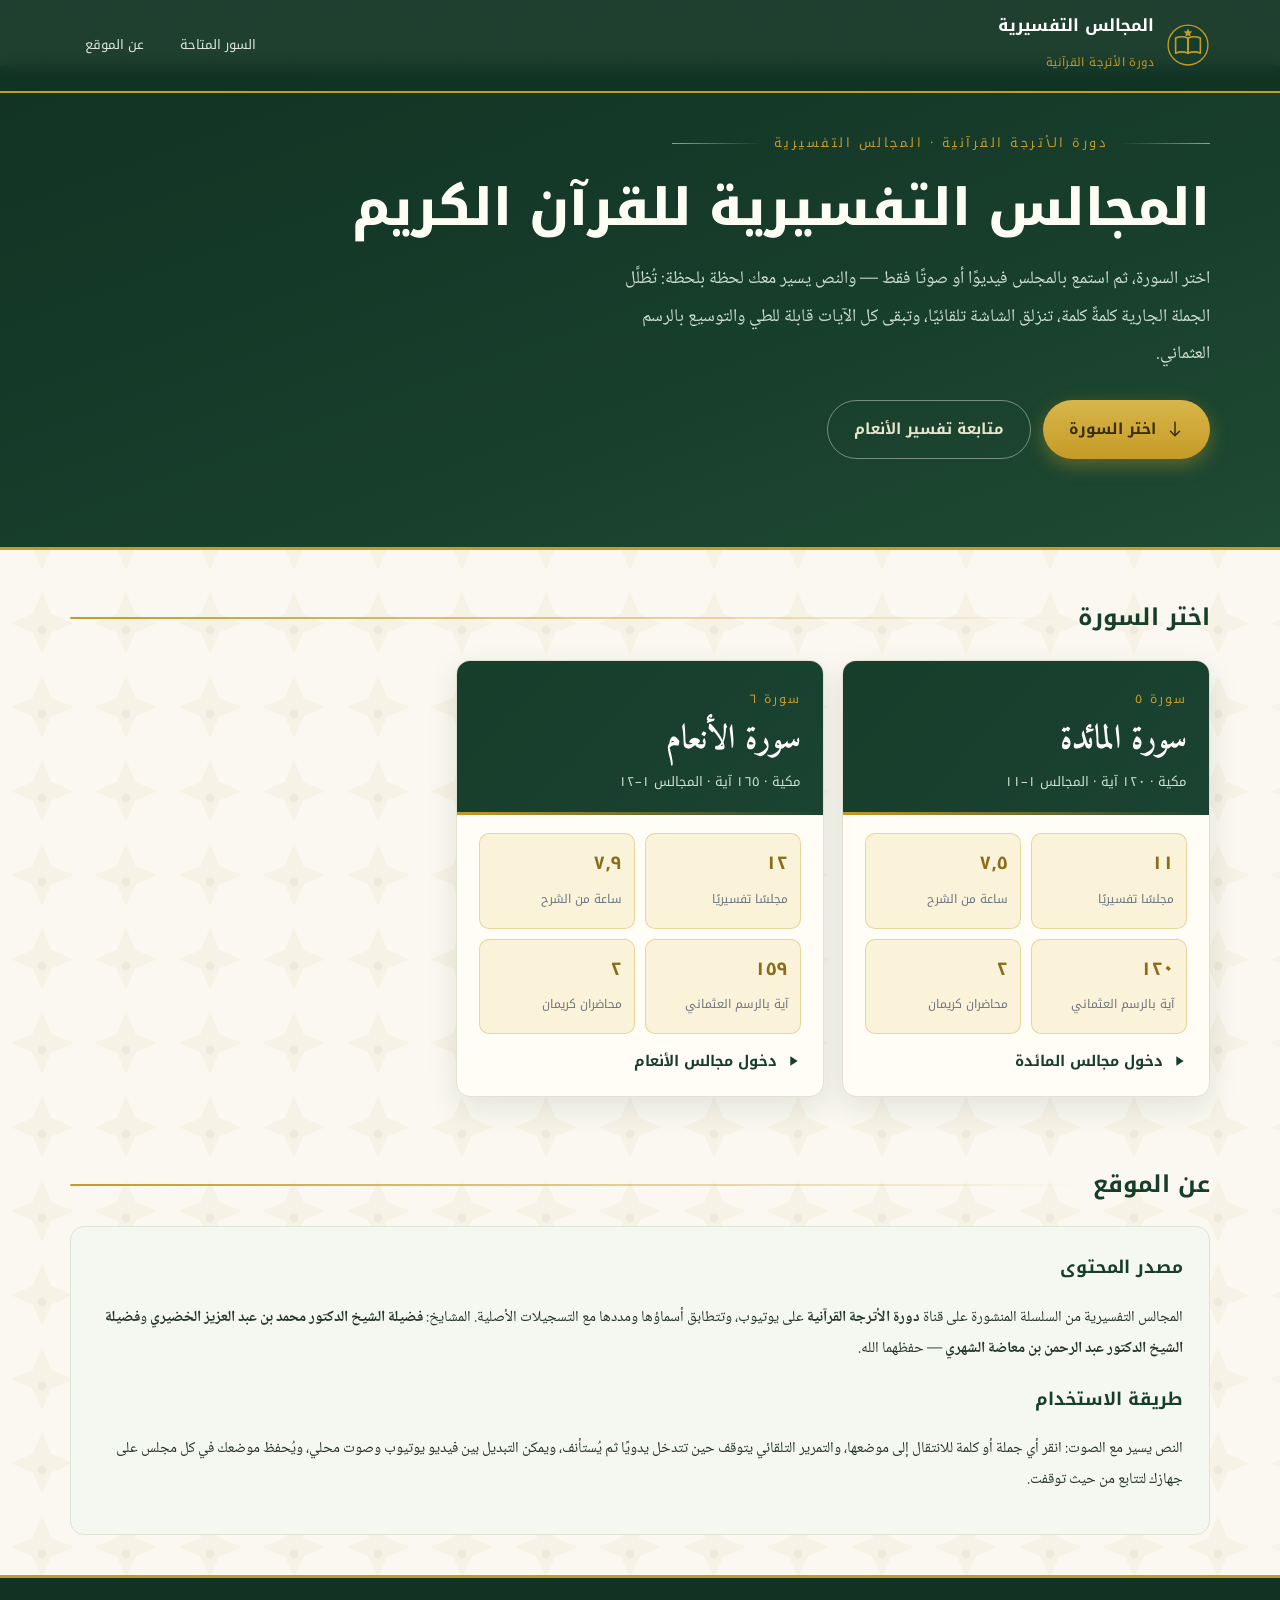
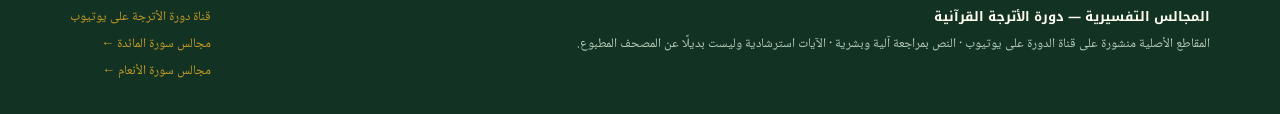
<file: index.html>
<!DOCTYPE html>
<html lang="ar" dir="rtl">
<head>
<meta charset="UTF-8">
<meta name="viewport" content="width=device-width, initial-scale=1">
<title>المجالس التفسيرية | دورة الأترجة القرآنية</title>
<meta name="description" content="مجالس تفسير القرآن الكريم من دورة الأترجة القرآنية بنص متزامن كلمةً كلمة: اختر السورة — المائدة أو الأنعام — واستمع بالمجلس مع آيات بالرسم العثماني قابلة للطي.">
<link rel="icon" type="image/svg+xml" href="favicon.svg">
<link rel="preconnect" href="https://fonts.googleapis.com">
<link rel="preconnect" href="https://fonts.gstatic.com" crossorigin>
<link href="https://fonts.googleapis.com/css2?family=Amiri:wght@400;700&family=Noto+Kufi+Arabic:wght@400;500;600;700&family=Noto+Naskh+Arabic:wght@400;500;600;700&display=swap" rel="stylesheet">
<link rel="stylesheet" href="assets/css/style.css?v=8">
<style>
  .sura-grid { display: grid; grid-template-columns: repeat(auto-fill, minmax(300px, 1fr)); gap: 18px; padding-bottom: 20px; }
  .sura-card { background: var(--card); border: 1px solid var(--line); border-radius: var(--radius); overflow: hidden; text-decoration: none; color: inherit; display: flex; flex-direction: column; transition: transform .18s, box-shadow .18s, border-color .18s; box-shadow: var(--shadow); }
  .sura-card:hover { transform: translateY(-4px); border-color: var(--gold-2); box-shadow: 0 18px 40px rgba(18,51,36,.18); }
  .sura-head { background: linear-gradient(135deg, var(--green-800), var(--green-700)); color: #fff; padding: 26px 22px 20px; position: relative; }
  .sura-head::after { content: ""; position: absolute; inset-inline-start: 0; bottom: 0; width: 100%; height: 3px; background: linear-gradient(90deg, var(--gold-2), transparent); }
  .sura-num { font-family: var(--font-ui); font-size: .78rem; color: var(--gold-2); letter-spacing: 2px; margin-bottom: 8px; }
  .sura-name { font-family: var(--font-amiri, Amiri); font-size: 2.1rem; font-weight: 700; line-height: 1.2; }
  .sura-sub { font-family: var(--font-ui); font-size: .82rem; color: #cfe0cf; margin-top: 8px; }
  .sura-body { padding: 18px 22px 20px; display: flex; flex-direction: column; gap: 12px; flex: 1; }
  .sura-stats { display: grid; grid-template-columns: repeat(2, 1fr); gap: 10px; }
  .sura-stat { background: var(--gold-soft); border: 1px solid rgba(197,155,39,.35); border-radius: 10px; padding: 10px 12px; }
  .sura-stat b { display: block; font-family: var(--font-ui); font-size: 1.15rem; color: var(--gold-ink); }
  .sura-stat span { font-size: .75rem; color: var(--muted); font-family: var(--font-ui); }
  .sura-cta { margin-top: auto; font-family: var(--font-ui); font-weight: 700; color: var(--green-800); font-size: .92rem; display: flex; align-items: center; gap: 8px; }
  .sura-cta svg { flex: 0 0 auto; }
</style>
</head>
<body>

<header class="topbar">
  <div class="container">
    <a class="brand" href="index.html" aria-label="المجالس التفسيرية — الرئيسية">
      <svg viewBox="0 0 64 64" role="img" aria-hidden="true"><circle cx="32" cy="32" r="30" fill="#173d2b"/><circle cx="32" cy="32" r="29" fill="none" stroke="#c59b27" stroke-width="2"/><g fill="none" stroke="#c59b27" stroke-width="2.4" stroke-linecap="round" stroke-linejoin="round"><path d="M14 22c6-2.6 12-2.6 18 0v22c-6-2.6-12-2.6-18 0z"/><path d="M50 22c-6-2.6-12-2.6-18 0v22c6-2.6 12-2.6 18 0z"/><path d="M32 22v22"/></g><path d="M32 8l1.9 3.9 4.3.6-3.1 3 .7 4.3-3.8-2-3.8 2 .7-4.3-3.1-3 4.3-.6z" fill="#c59b27"/></svg>
      <span>
        <span class="series">المجالس التفسيرية</span><br>
        <span class="channel">دورة الأترجة القرآنية</span>
      </span>
    </a>
    <nav aria-label="التنقل">
      <a class="toplink hide-sm" href="#suras">السور المتاحة</a>
      <a class="toplink hide-sm" href="#about">عن الموقع</a>
    </nav>
  </div>
</header>

<section class="hero">
  <div class="container">
    <div class="kicker">دورة الأترجة القرآنية · المجالس التفسيرية</div>
    <h1 class="hero-title">المجالس التفسيرية للقرآن الكريم</h1>
    <p class="hero-sub">اختر السورة، ثم استمع بالمجلس فيديوًا أو صوتًا فقط — والنص يسير معك لحظة بلحظة: تُظلَّل الجملة الجارية كلمةً كلمة، تنزلق الشاشة تلقائيًا، وتبقى كل الآيات قابلة للطي والتوسيع بالرسم العثماني.</p>
    <div class="hero-cta">
      <a class="btn btn-gold" href="#suras">
        <svg width="18" height="18" viewBox="0 0 24 24" fill="currentColor" aria-hidden="true"><path d="M12 3v18m0 0l-6-6m6 6l6-6" stroke="currentColor" stroke-width="2" fill="none" stroke-linecap="round" stroke-linejoin="round"/></svg>
        اختر السورة
      </a>
      <a class="btn btn-ghost" href="watch.html?id=071">متابعة تفسير الأنعام</a>
    </div>
  </div>
</section>

<main class="container">
  <div class="section-title" id="suras"><h2>اختر السورة</h2><div class="rule"></div></div>
  <div class="sura-grid">

    <a class="sura-card" href="maidah.html" aria-label="مجالس تفسير سورة المائدة">
      <div class="sura-head">
        <div class="sura-num">سورة ٥</div>
        <div class="sura-name">سورة المائدة</div>
        <div class="sura-sub">مكية · ١٢٠ آية · المجالس ١–١١</div>
      </div>
      <div class="sura-body">
        <div class="sura-stats">
          <div class="sura-stat"><b>١١</b><span>مجلسًا تفسيريًا</span></div>
          <div class="sura-stat"><b>٧٫٥</b><span>ساعة من الشرح</span></div>
          <div class="sura-stat"><b>١٢٠</b><span>آية بالرسم العثماني</span></div>
          <div class="sura-stat"><b>٢</b><span>محاضران كريمان</span></div>
        </div>
        <div class="sura-cta">
          <svg width="16" height="16" viewBox="0 0 24 24" fill="currentColor" aria-hidden="true"><path d="M8 5v14l11-7z"/></svg>
          دخول مجالس المائدة
        </div>
      </div>
    </a>

    <a class="sura-card" href="anam.html" aria-label="مجالس تفسير سورة الأنعام">
      <div class="sura-head">
        <div class="sura-num">سورة ٦</div>
        <div class="sura-name">سورة الأنعام</div>
        <div class="sura-sub">مكية · ١٦٥ آية · المجالس ١–١٢</div>
      </div>
      <div class="sura-body">
        <div class="sura-stats">
          <div class="sura-stat"><b>١٢</b><span>مجلسًا تفسيريًا</span></div>
          <div class="sura-stat"><b>٧٫٩</b><span>ساعة من الشرح</span></div>
          <div class="sura-stat"><b>١٥٩</b><span>آية بالرسم العثماني</span></div>
          <div class="sura-stat"><b>٢</b><span>محاضران كريمان</span></div>
        </div>
        <div class="sura-cta">
          <svg width="16" height="16" viewBox="0 0 24 24" fill="currentColor" aria-hidden="true"><path d="M8 5v14l11-7z"/></svg>
          دخول مجالس الأنعام
        </div>
      </div>
    </a>

  </div>

  <div class="section-title" id="about"><h2>عن الموقع</h2><div class="rule"></div></div>
  <div class="about">
    <h3>مصدر المحتوى</h3>
    <p>المجالس التفسيرية من السلسلة المنشورة على قناة <strong>دورة الأترجة القرآنية</strong> على يوتيوب، وتتطابق أسماؤها ومددها مع التسجيلات الأصلية. المشايخ: <strong>فضيلة الشيخ الدكتور محمد بن عبد العزيز الخضيري</strong> و<strong>فضيلة الشيخ الدكتور عبد الرحمن بن معاضة الشهري</strong> — حفظهما الله.</p>
    <h3>طريقة الاستخدام</h3>
    <p>النص يسير مع الصوت: انقر أي جملة أو كلمة للانتقال إلى موضعها، والتمرير التلقائي يتوقف حين تتدخل يدويًا ثم يُستأنف، ويمكن التبديل بين فيديو يوتيوب وصوت محلي، ويُحفظ موضعك في كل مجلس على جهازك لتتابع من حيث توقفت.</p>
  </div>
</main>

<footer>
  <div class="container">
    <div>
      <div class="f-title">المجالس التفسيرية — دورة الأترجة القرآنية</div>
      <div>المقاطع الأصلية منشورة على قناة الدورة على يوتيوب · النص بمراجعة آلية وبشرية · الآيات استرشادية وليست بديلًا عن المصحف المطبوع.</div>
    </div>
    <div>
      <a href="https://www.youtube.com/results?search_query=%D8%AF%D9%88%D8%B1%D8%A9+%D8%A7%D9%84%D8%A3%D8%AA%D8%B1%D8%AC%D8%A9+%D8%A7%D9%84%D9%82%D8%B1%D8%A2%D9%86%D9%8A%D8%A9" rel="noopener" target="_blank">قناة دورة الأترجة على يوتيوب</a><br>
      <a href="maidah.html">مجالس سورة المائدة ←</a><br>
      <a href="anam.html">مجالس سورة الأنعام ←</a>
    </div>
  </div>
</footer>

<script src="assets/js/common.js?v=8"></script>
</body>
</html>
</file>
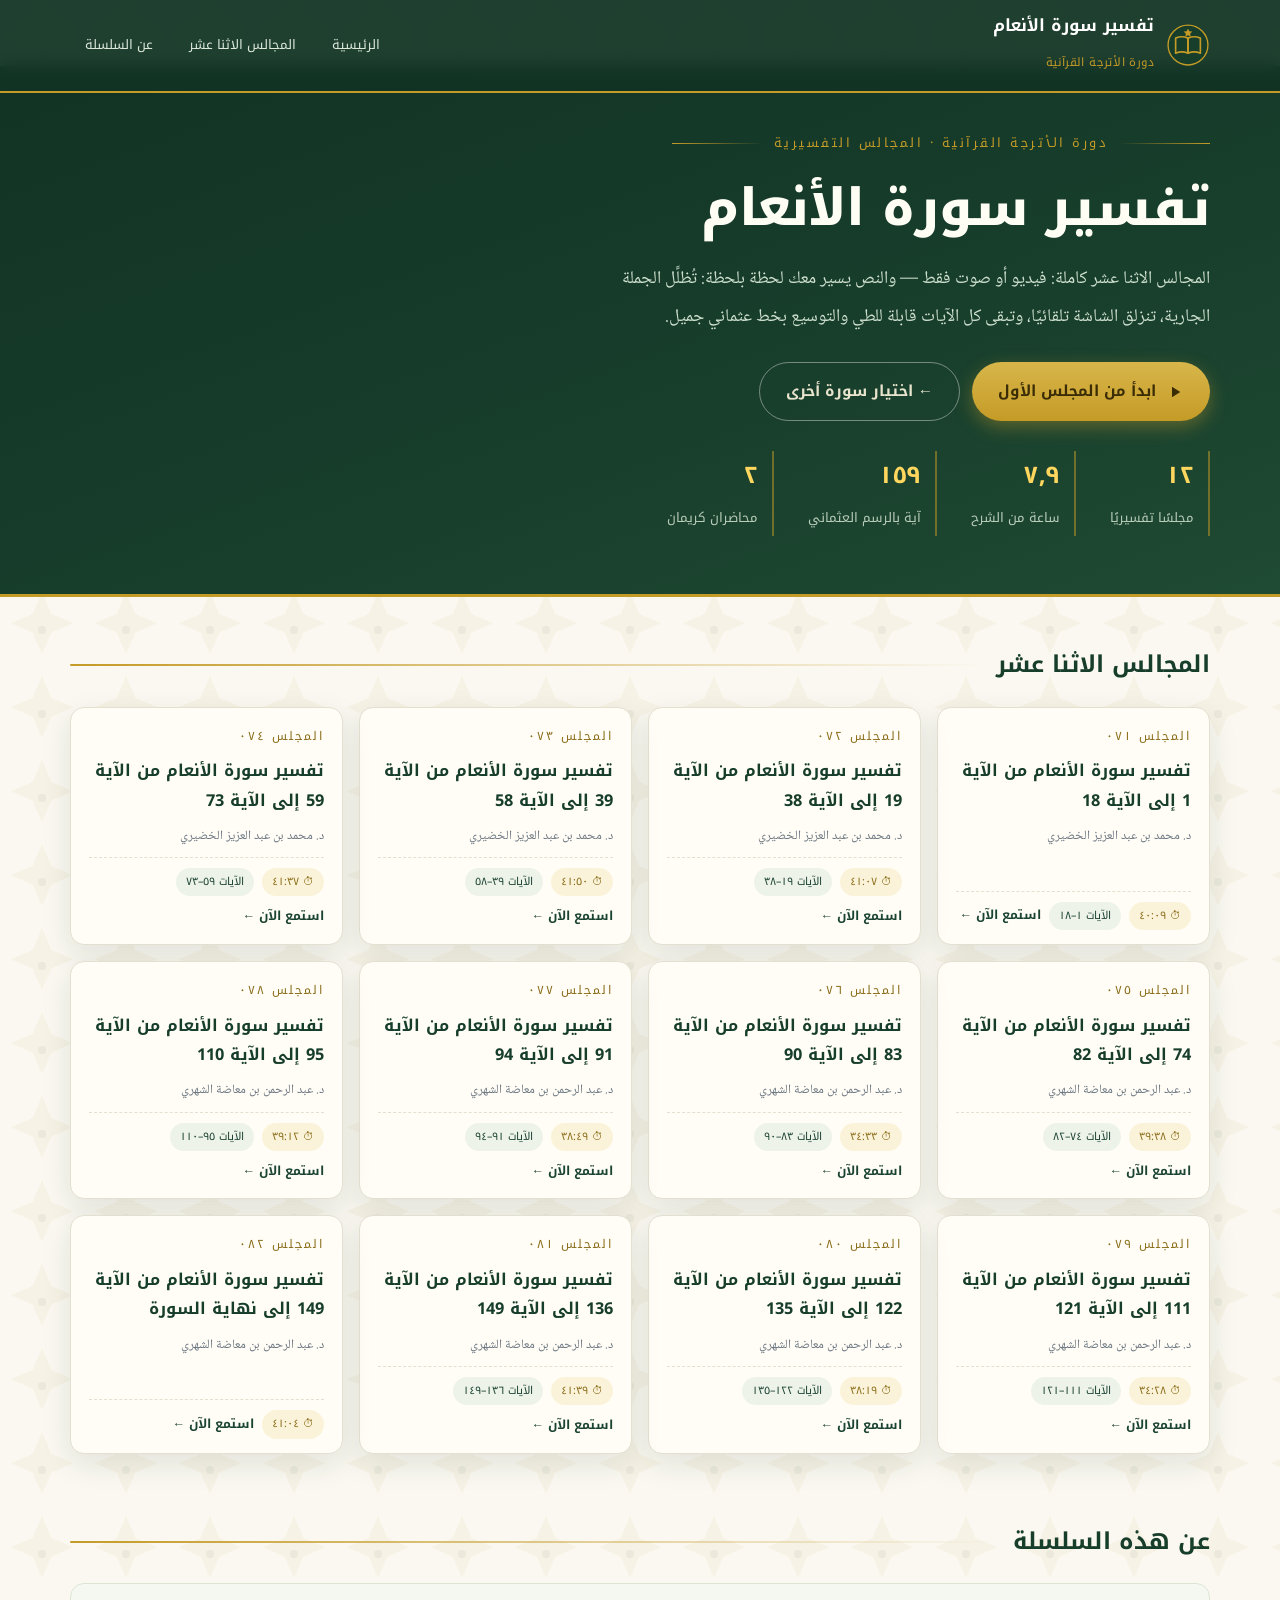
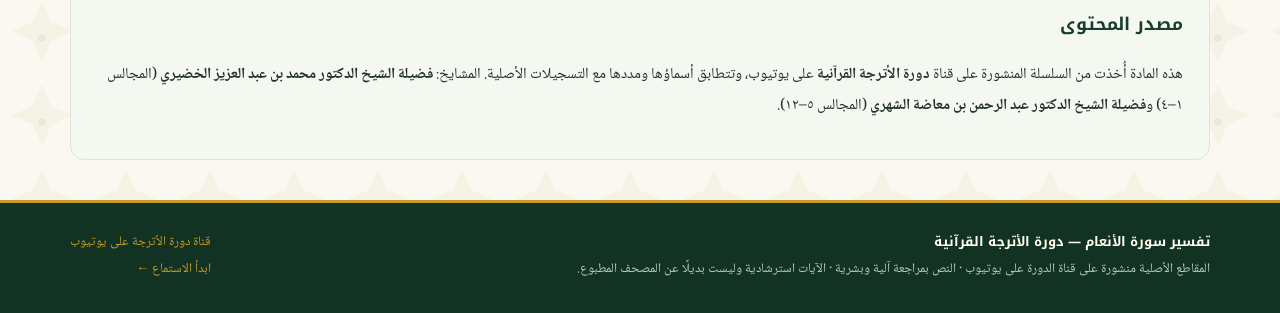
<file: anam.html>
<!DOCTYPE html>
<html lang="ar" dir="rtl">
<head>
<meta charset="UTF-8">
<meta name="viewport" content="width=device-width, initial-scale=1">
<title>تفسير سورة الأنعام | دورة الأترجة القرآنية</title>
<meta name="description" content="المجالس التفسيرية الاثنا عشر لسورة الأنعام من دورة الأترجة القرآنية: استمع وشاهد مع نص متزامن يُظلِّل الآية والجملة الجارية، وآيات قابلة للطي بالرسم العثماني.">
<link rel="icon" type="image/svg+xml" href="favicon.svg">
<link rel="preconnect" href="https://fonts.googleapis.com">
<link rel="preconnect" href="https://fonts.gstatic.com" crossorigin>
<link href="https://fonts.googleapis.com/css2?family=Amiri:wght@400;700&family=Noto+Kufi+Arabic:wght@400;500;600;700&family=Noto+Naskh+Arabic:wght@400;500;600;700&display=swap" rel="stylesheet">
<link rel="stylesheet" href="assets/css/style.css?v=8">
</head>
<body data-sura="anam">

<header class="topbar">
  <div class="container">
    <a class="brand" href="index.html" aria-label="المجالس التفسيرية — الرئيسية">
      <svg viewBox="0 0 64 64" role="img" aria-hidden="true"><circle cx="32" cy="32" r="30" fill="#173d2b"/><circle cx="32" cy="32" r="29" fill="none" stroke="#c59b27" stroke-width="2"/><g fill="none" stroke="#c59b27" stroke-width="2.4" stroke-linecap="round" stroke-linejoin="round"><path d="M14 22c6-2.6 12-2.6 18 0v22c-6-2.6-12-2.6-18 0z"/><path d="M50 22c-6-2.6-12-2.6-18 0v22c6-2.6 12-2.6 18 0z"/><path d="M32 22v22"/></g><path d="M32 8l1.9 3.9 4.3.6-3.1 3 .7 4.3-3.8-2-3.8 2 .7-4.3-3.1-3 4.3-.6z" fill="#c59b27"/></svg>
      <span>
        <span class="series">تفسير سورة الأنعام</span><br>
        <span class="channel">دورة الأترجة القرآنية</span>
      </span>
    </a>
    <nav aria-label="التنقل">
      <a class="toplink" href="index.html">الرئيسية</a>
      <a class="toplink hide-sm" href="#lectures">المجالس الاثنا عشر</a>
      <a class="toplink hide-sm" href="#about">عن السلسلة</a>
    </nav>
  </div>
</header>

<section class="hero">
  <div class="container">
    <div class="kicker">دورة الأترجة القرآنية · المجالس التفسيرية</div>
    <h1 class="hero-title">تفسير سورة الأنعام</h1>
    <p class="hero-sub">المجالس الاثنا عشر كاملة: فيديو أو صوت فقط — والنص يسير معك لحظة بلحظة: تُظلَّل الجملة الجارية، تنزلق الشاشة تلقائيًا، وتبقى كل الآيات قابلة للطي والتوسيع بخط عثماني جميل.</p>
    <div class="hero-cta">
      <a class="btn btn-gold" href="watch.html?id=071">
        <svg width="18" height="18" viewBox="0 0 24 24" fill="currentColor" aria-hidden="true"><path d="M8 5v14l11-7z"/></svg>
        ابدأ من المجلس الأول
      </a>
      <a class="btn btn-ghost" href="index.html">← اختيار سورة أخرى</a>
    </div>
    <div class="stats" aria-label="إحصائيات السلسلة">
      <div class="stat"><b>١٢</b><span>مجلسًا تفسيريًا</span></div>
      <div class="stat"><b>٧٫٩</b><span>ساعة من الشرح</span></div>
      <div class="stat"><b>١٥٩</b><span>آية بالرسم العثماني</span></div>
      <div class="stat"><b>٢</b><span>محاضران كريمان</span></div>
    </div>
  </div>
</section>

<main class="container">
  <div class="section-title" id="lectures"><h2>المجالس الاثنا عشر</h2><div class="rule"></div></div>
  <div class="cards" id="cards" aria-live="polite"><!-- تُملأ من index.json --></div>

  <div class="section-title" id="about"><h2>عن هذه السلسلة</h2><div class="rule"></div></div>
  <div class="about">
    <h3>مصدر المحتوى</h3>
    <p>هذه المادة أُخذت من السلسلة المنشورة على قناة <strong>دورة الأترجة القرآنية</strong> على يوتيوب، وتتطابق أسماؤها ومددها مع التسجيلات الأصلية. المشايخ: <strong>فضيلة الشيخ الدكتور محمد بن عبد العزيز الخضيري</strong> (المجالس ١–٤) و<strong>فضيلة الشيخ الدكتور عبد الرحمن بن معاضة الشهري</strong> (المجالس ٥–١٢).</p>
  </div>
</main>

<footer>
  <div class="container">
    <div>
      <div class="f-title">تفسير سورة الأنعام — دورة الأترجة القرآنية</div>
      <div>المقاطع الأصلية منشورة على قناة الدورة على يوتيوب · النص بمراجعة آلية وبشرية · الآيات استرشادية وليست بديلًا عن المصحف المطبوع.</div>
    </div>
    <div>
      <a href="https://www.youtube.com/results?search_query=%D8%AF%D9%88%D8%B1%D8%A9+%D8%A7%D9%84%D8%A3%D8%AA%D8%B1%D8%AC%D8%A9+%D8%A7%D9%84%D9%82%D8%B1%D8%A2%D9%86%D9%8A%D8%A9" rel="noopener" target="_blank">قناة دورة الأترجة على يوتيوب</a><br>
      <a href="watch.html?id=071">ابدأ الاستماع ←</a>
    </div>
  </div>
</footer>

<script src="assets/js/common.js?v=8"></script>
<script src="assets/js/sura.js?v=8"></script>
</body>
</html>
</file>
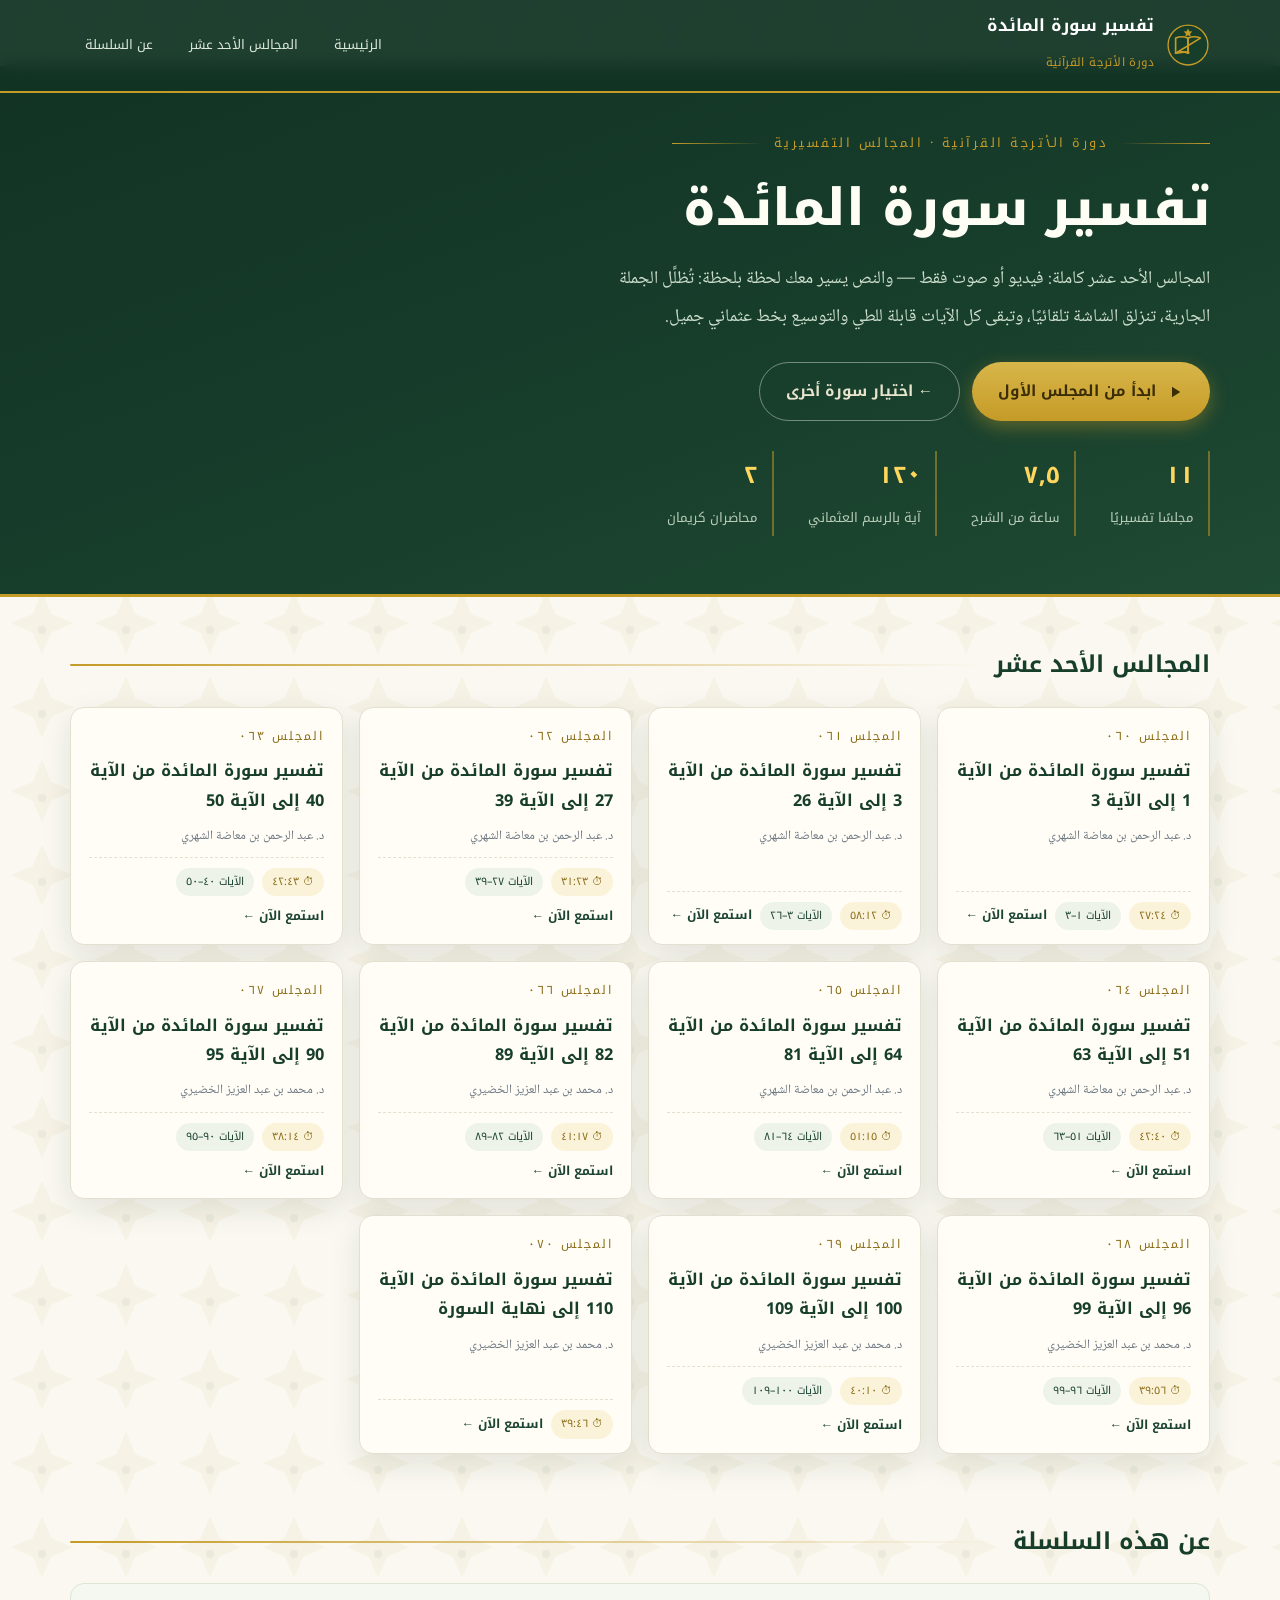
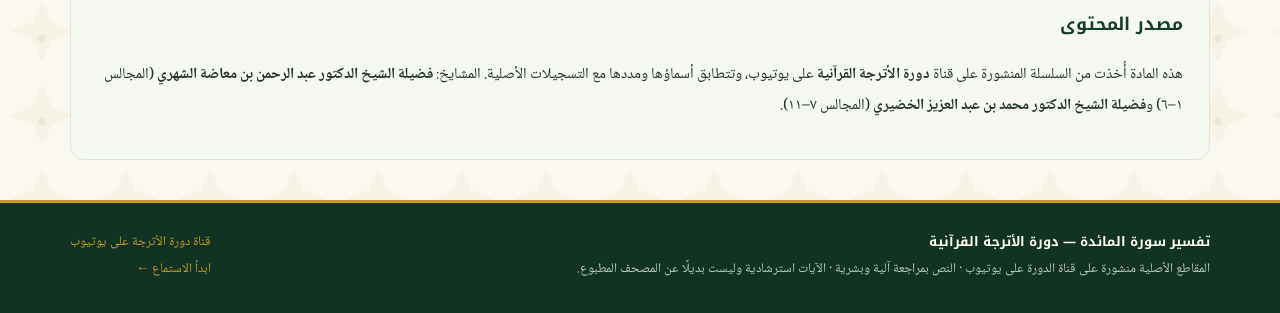
<file: maidah.html>
<!DOCTYPE html>
<html lang="ar" dir="rtl">
<head>
<meta charset="UTF-8">
<meta name="viewport" content="width=device-width, initial-scale=1">
<title>تفسير سورة المائدة | دورة الأترجة القرآنية</title>
<meta name="description" content="المجالس التفسيرية الأحد عشر لسورة المائدة من دورة الأترجة القرآنية: استمع وشاهد مع نص متزامن يُظلِّل الآية والجملة الجارية، وآيات قابلة للطي بالرسم العثماني.">
<link rel="icon" type="image/svg+xml" href="favicon.svg">
<link rel="preconnect" href="https://fonts.googleapis.com">
<link rel="preconnect" href="https://fonts.gstatic.com" crossorigin>
<link href="https://fonts.googleapis.com/css2?family=Amiri:wght@400;700&family=Noto+Kufi+Arabic:wght@400;500;600;700&family=Noto+Naskh+Arabic:wght@400;500;600;700&display=swap" rel="stylesheet">
<link rel="stylesheet" href="assets/css/style.css?v=8">
</head>
<body data-sura="maidah">

<header class="topbar">
  <div class="container">
    <a class="brand" href="index.html" aria-label="المجالس التفسيرية — الرئيسية">
      <svg viewBox="0 0 64 64" role="img" aria-hidden="true"><circle cx="32" cy="32" r="30" fill="#173d2b"/><circle cx="32" cy="32" r="29" fill="none" stroke="#c59b27" stroke-width="2"/><g fill="none" stroke="#c59b27" stroke-width="2.4" stroke-linecap="round" stroke-linejoin="round"><path d="M14 22c6-2.6 12-2.6 18 0v22c-6-2.6-12-2.6-18 0z"/><path d="M50 22c-6-2.6-12-2.6-18 0v22c6-2.6-12-2.6-18 0z"/><path d="M32 22v22"/></g><path d="M32 8l1.9 3.9 4.3.6-3.1 3 .7 4.3-3.8-2-3.8 2 .7-4.3-3.1-3 4.3-.6z" fill="#c59b27"/></svg>
      <span>
        <span class="series">تفسير سورة المائدة</span><br>
        <span class="channel">دورة الأترجة القرآنية</span>
      </span>
    </a>
    <nav aria-label="التنقل">
      <a class="toplink" href="index.html">الرئيسية</a>
      <a class="toplink hide-sm" href="#lectures">المجالس الأحد عشر</a>
      <a class="toplink hide-sm" href="#about">عن السلسلة</a>
    </nav>
  </div>
</header>

<section class="hero">
  <div class="container">
    <div class="kicker">دورة الأترجة القرآنية · المجالس التفسيرية</div>
    <h1 class="hero-title">تفسير سورة المائدة</h1>
    <p class="hero-sub">المجالس الأحد عشر كاملة: فيديو أو صوت فقط — والنص يسير معك لحظة بلحظة: تُظلَّل الجملة الجارية، تنزلق الشاشة تلقائيًا، وتبقى كل الآيات قابلة للطي والتوسيع بخط عثماني جميل.</p>
    <div class="hero-cta">
      <a class="btn btn-gold" href="watch.html?id=060">
        <svg width="18" height="18" viewBox="0 0 24 24" fill="currentColor" aria-hidden="true"><path d="M8 5v14l11-7z"/></svg>
        ابدأ من المجلس الأول
      </a>
      <a class="btn btn-ghost" href="index.html">← اختيار سورة أخرى</a>
    </div>
    <div class="stats" aria-label="إحصائيات السلسلة">
      <div class="stat"><b>١١</b><span>مجلسًا تفسيريًا</span></div>
      <div class="stat"><b>٧٫٥</b><span>ساعة من الشرح</span></div>
      <div class="stat"><b>١٢٠</b><span>آية بالرسم العثماني</span></div>
      <div class="stat"><b>٢</b><span>محاضران كريمان</span></div>
    </div>
  </div>
</section>

<main class="container">
  <div class="section-title" id="lectures"><h2>المجالس الأحد عشر</h2><div class="rule"></div></div>
  <div class="cards" id="cards" aria-live="polite"><!-- تُملأ من index.json --></div>

  <div class="section-title" id="about"><h2>عن هذه السلسلة</h2><div class="rule"></div></div>
  <div class="about">
    <h3>مصدر المحتوى</h3>
    <p>هذه المادة أُخذت من السلسلة المنشورة على قناة <strong>دورة الأترجة القرآنية</strong> على يوتيوب، وتتطابق أسماؤها ومددها مع التسجيلات الأصلية. المشايخ: <strong>فضيلة الشيخ الدكتور عبد الرحمن بن معاضة الشهري</strong> (المجالس ١–٦) و<strong>فضيلة الشيخ الدكتور محمد بن عبد العزيز الخضيري</strong> (المجالس ٧–١١).</p>
  </div>
</main>

<footer>
  <div class="container">
    <div>
      <div class="f-title">تفسير سورة المائدة — دورة الأترجة القرآنية</div>
      <div>المقاطع الأصلية منشورة على قناة الدورة على يوتيوب · النص بمراجعة آلية وبشرية · الآيات استرشادية وليست بديلًا عن المصحف المطبوع.</div>
    </div>
    <div>
      <a href="https://www.youtube.com/results?search_query=%D9%85%D8%AC%D8%A7%D9%84%D8%B3+%D8%A7%D9%84%D8%A3%D8%AA%D8%B1%D8%AC%D8%A9+%D8%A7%D9%84%D9%82%D8%B1%D8%A2%D9%86%D9%8A%D8%A9" rel="noopener" target="_blank">قناة دورة الأترجة على يوتيوب</a><br>
      <a href="watch.html?id=060">ابدأ الاستماع ←</a>
    </div>
  </div>
</footer>

<script src="assets/js/common.js?v=8"></script>
<script src="assets/js/sura.js?v=8"></script>
</body>
</html>
</file>
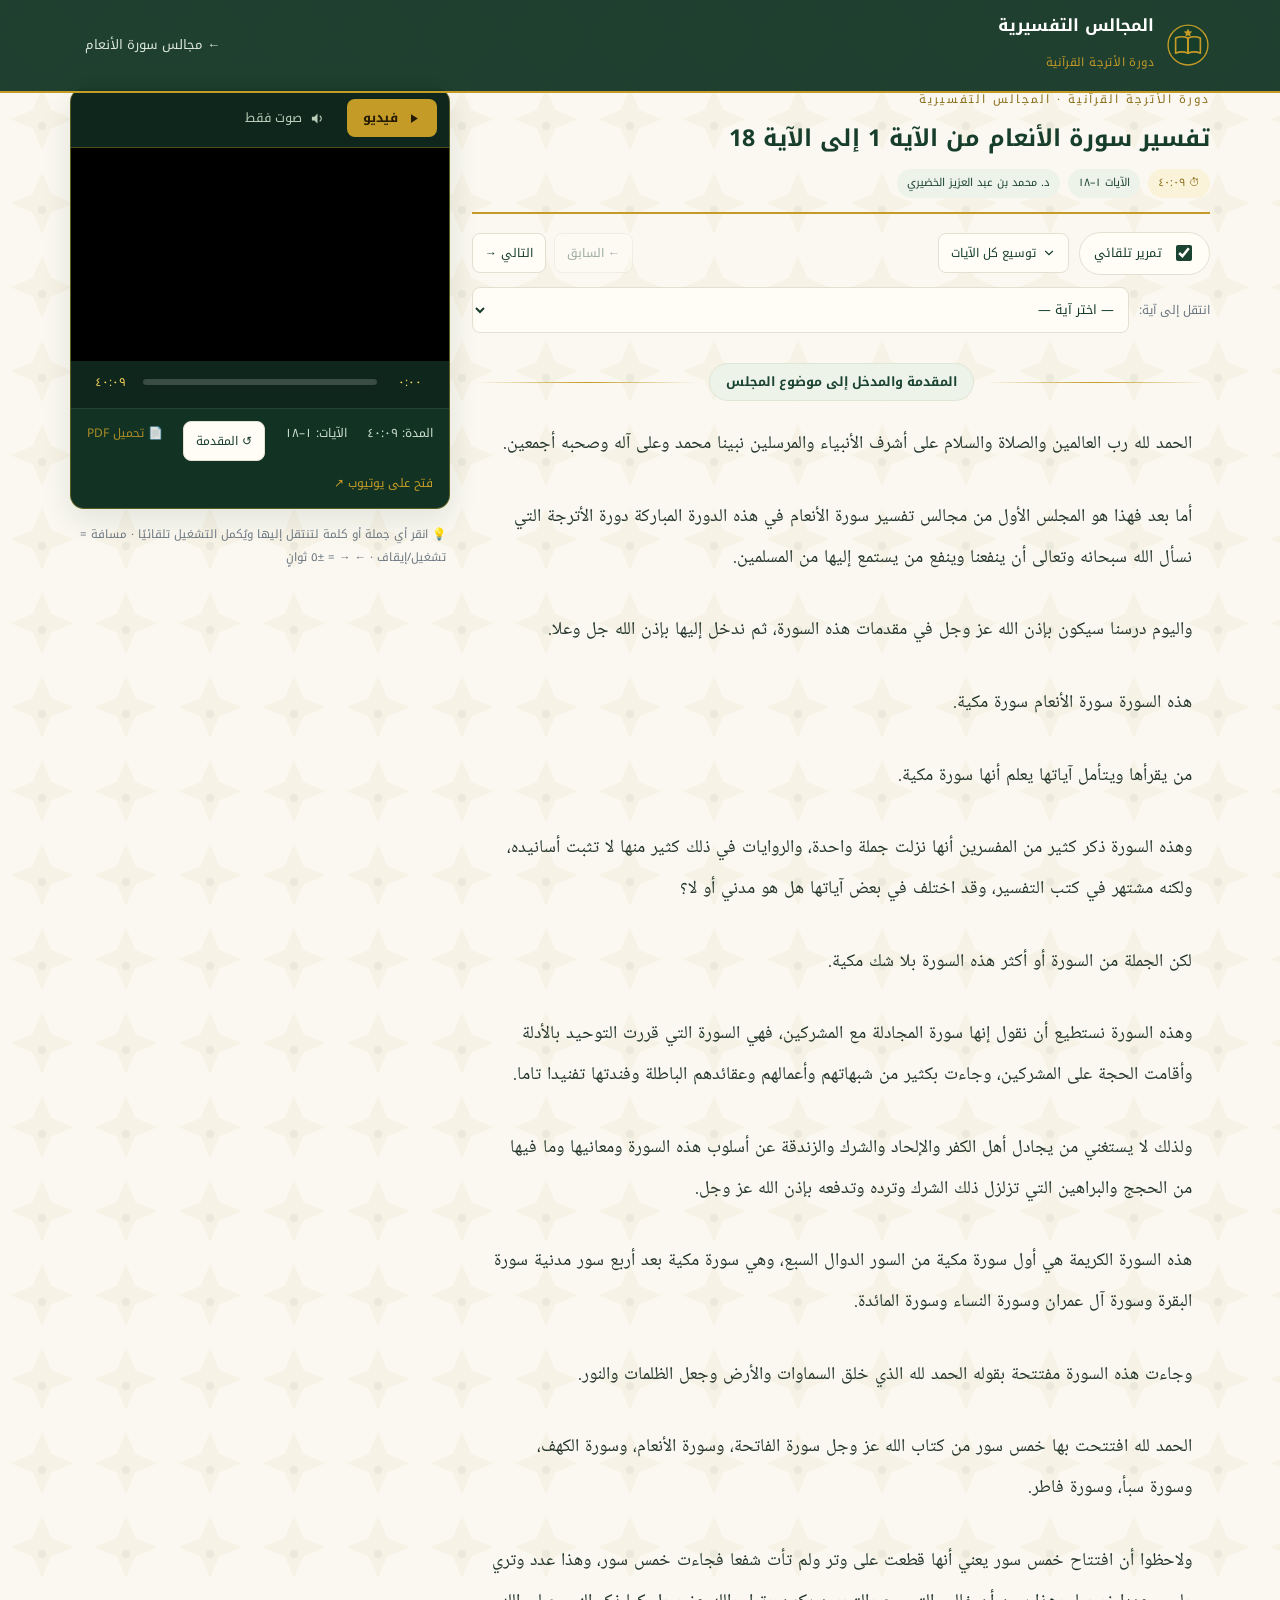
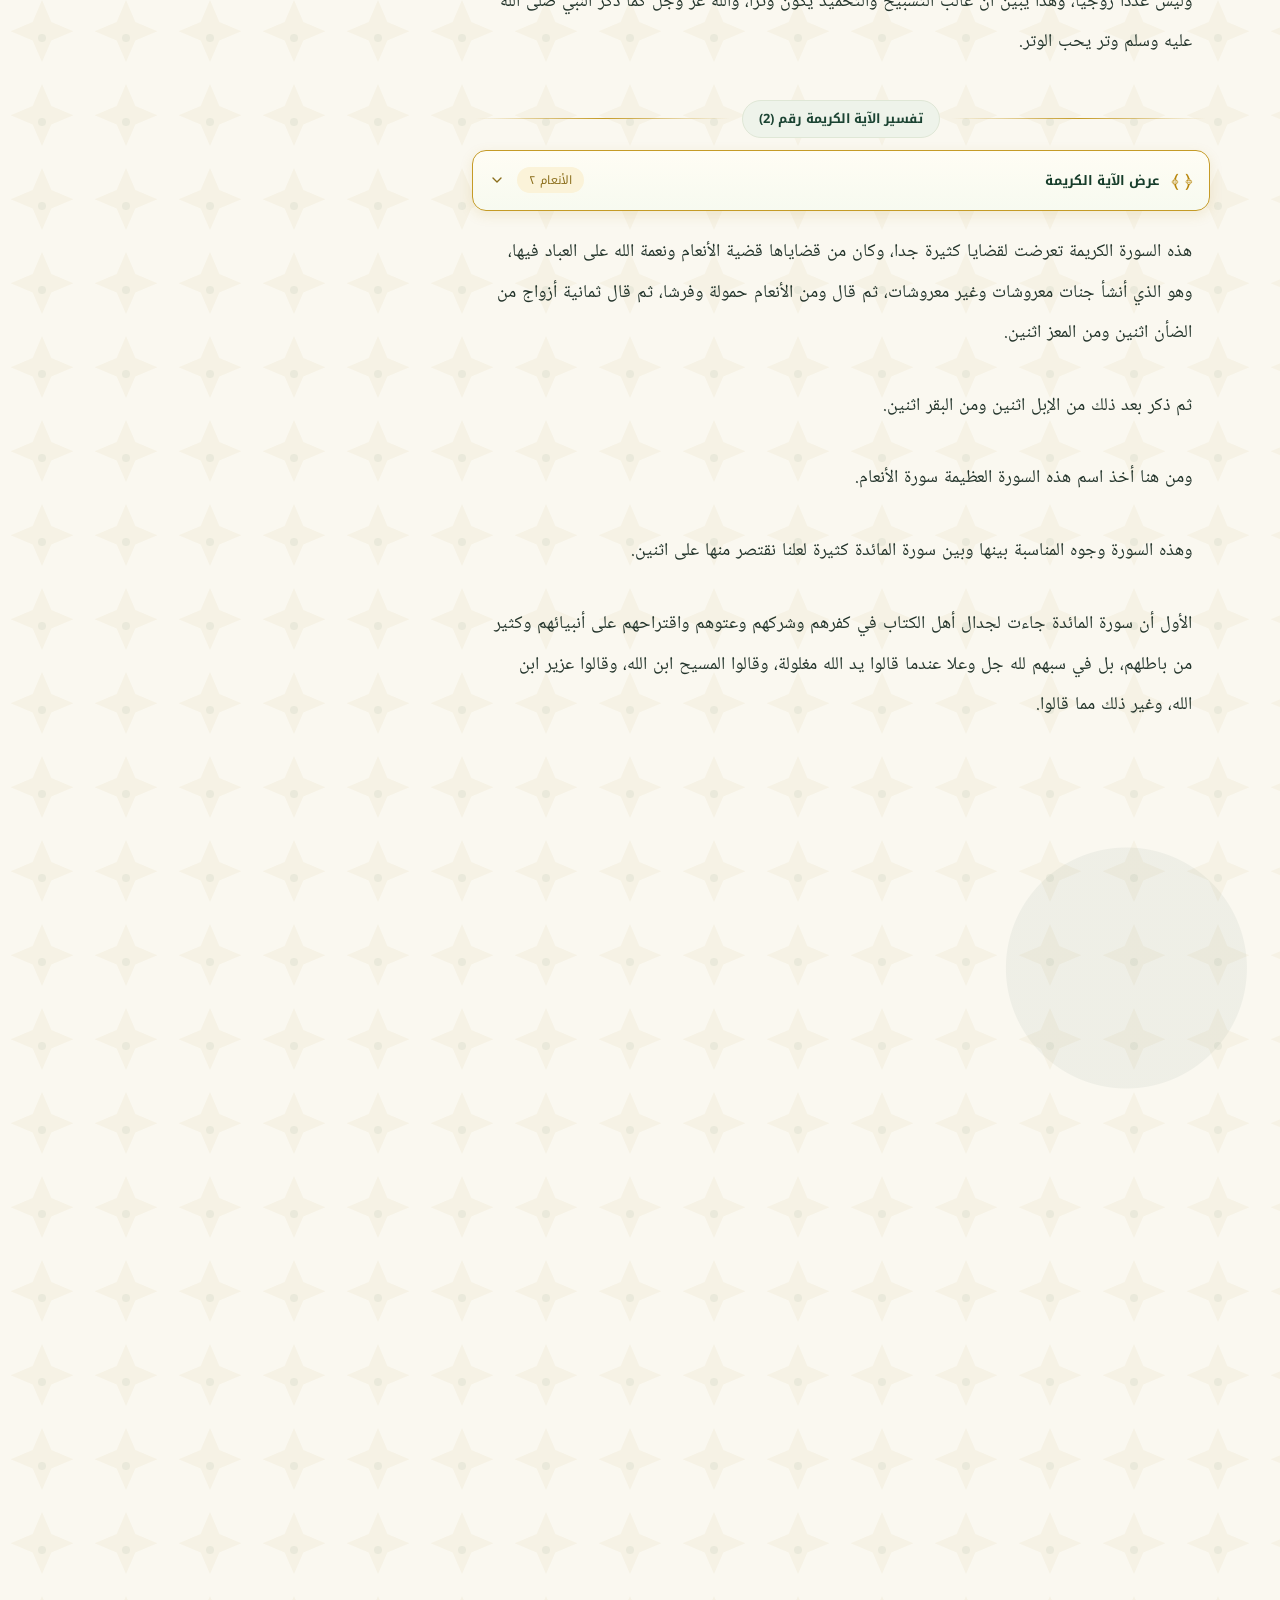
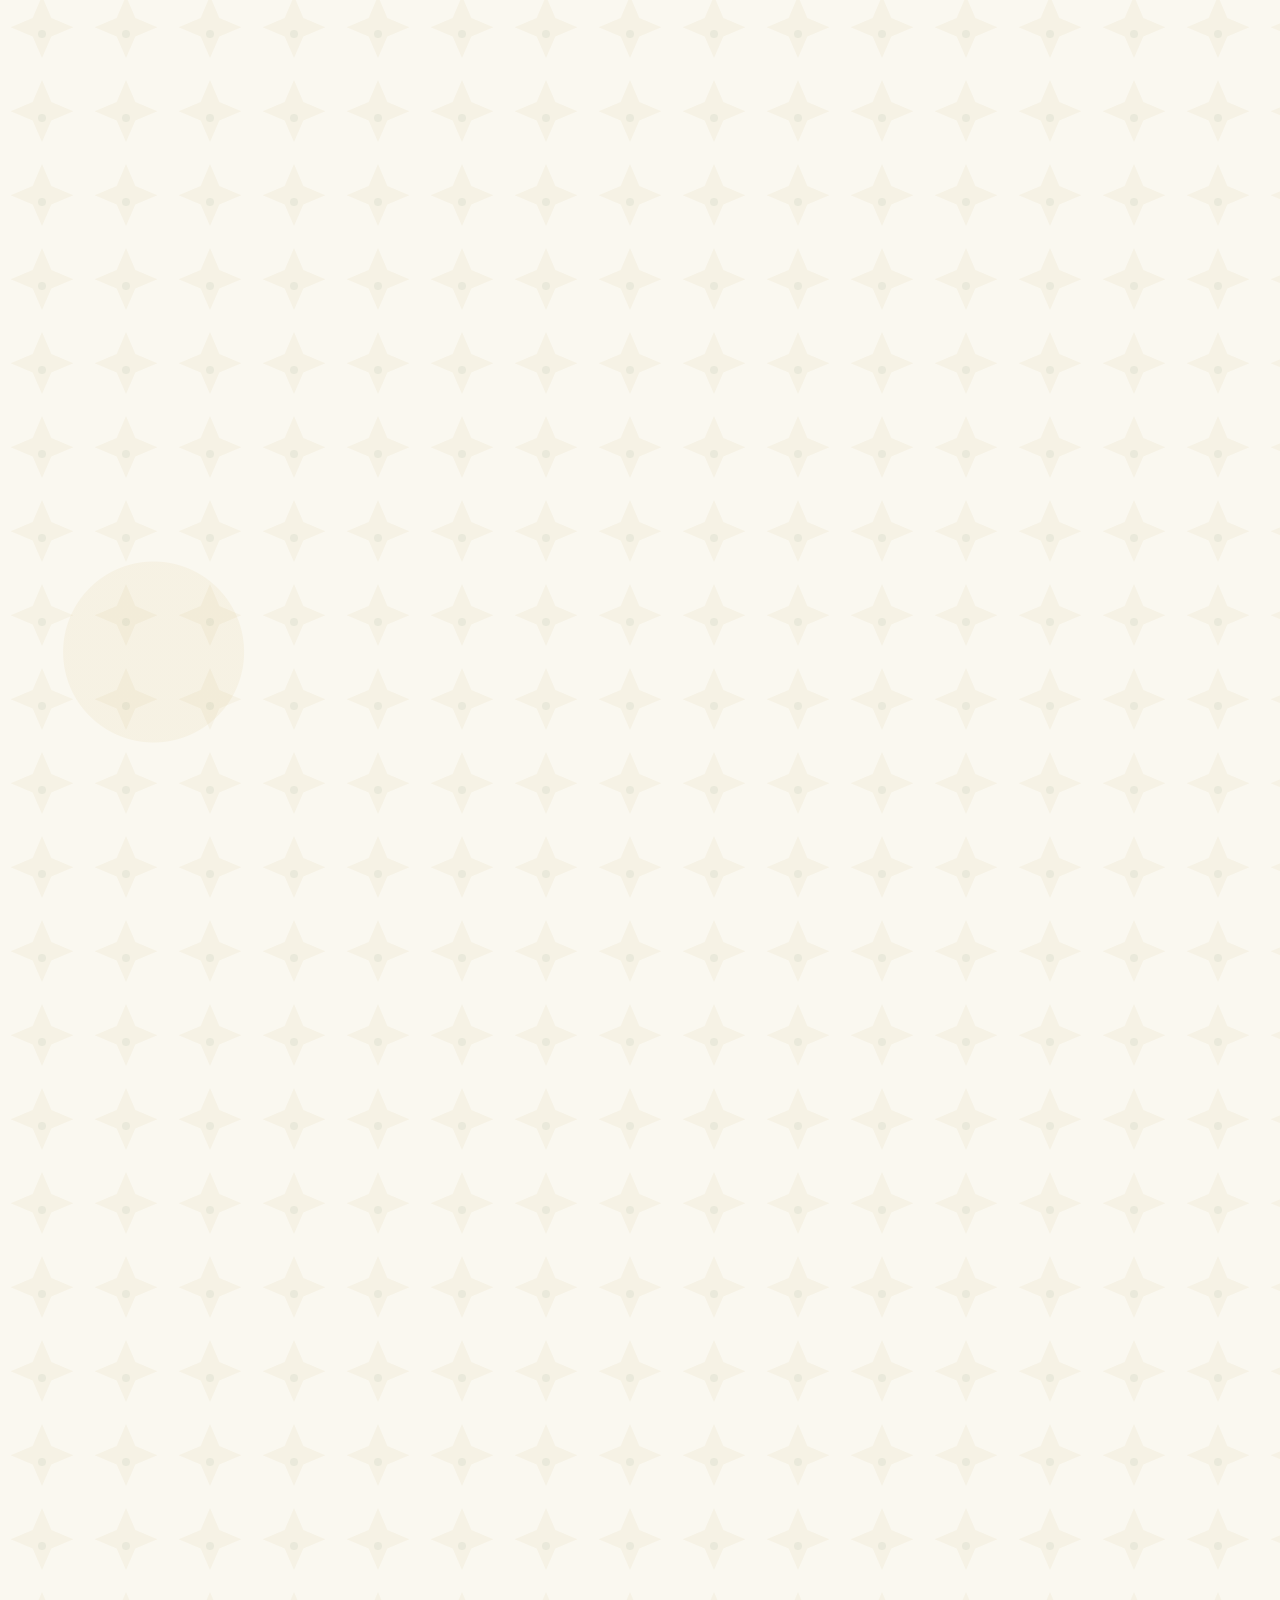
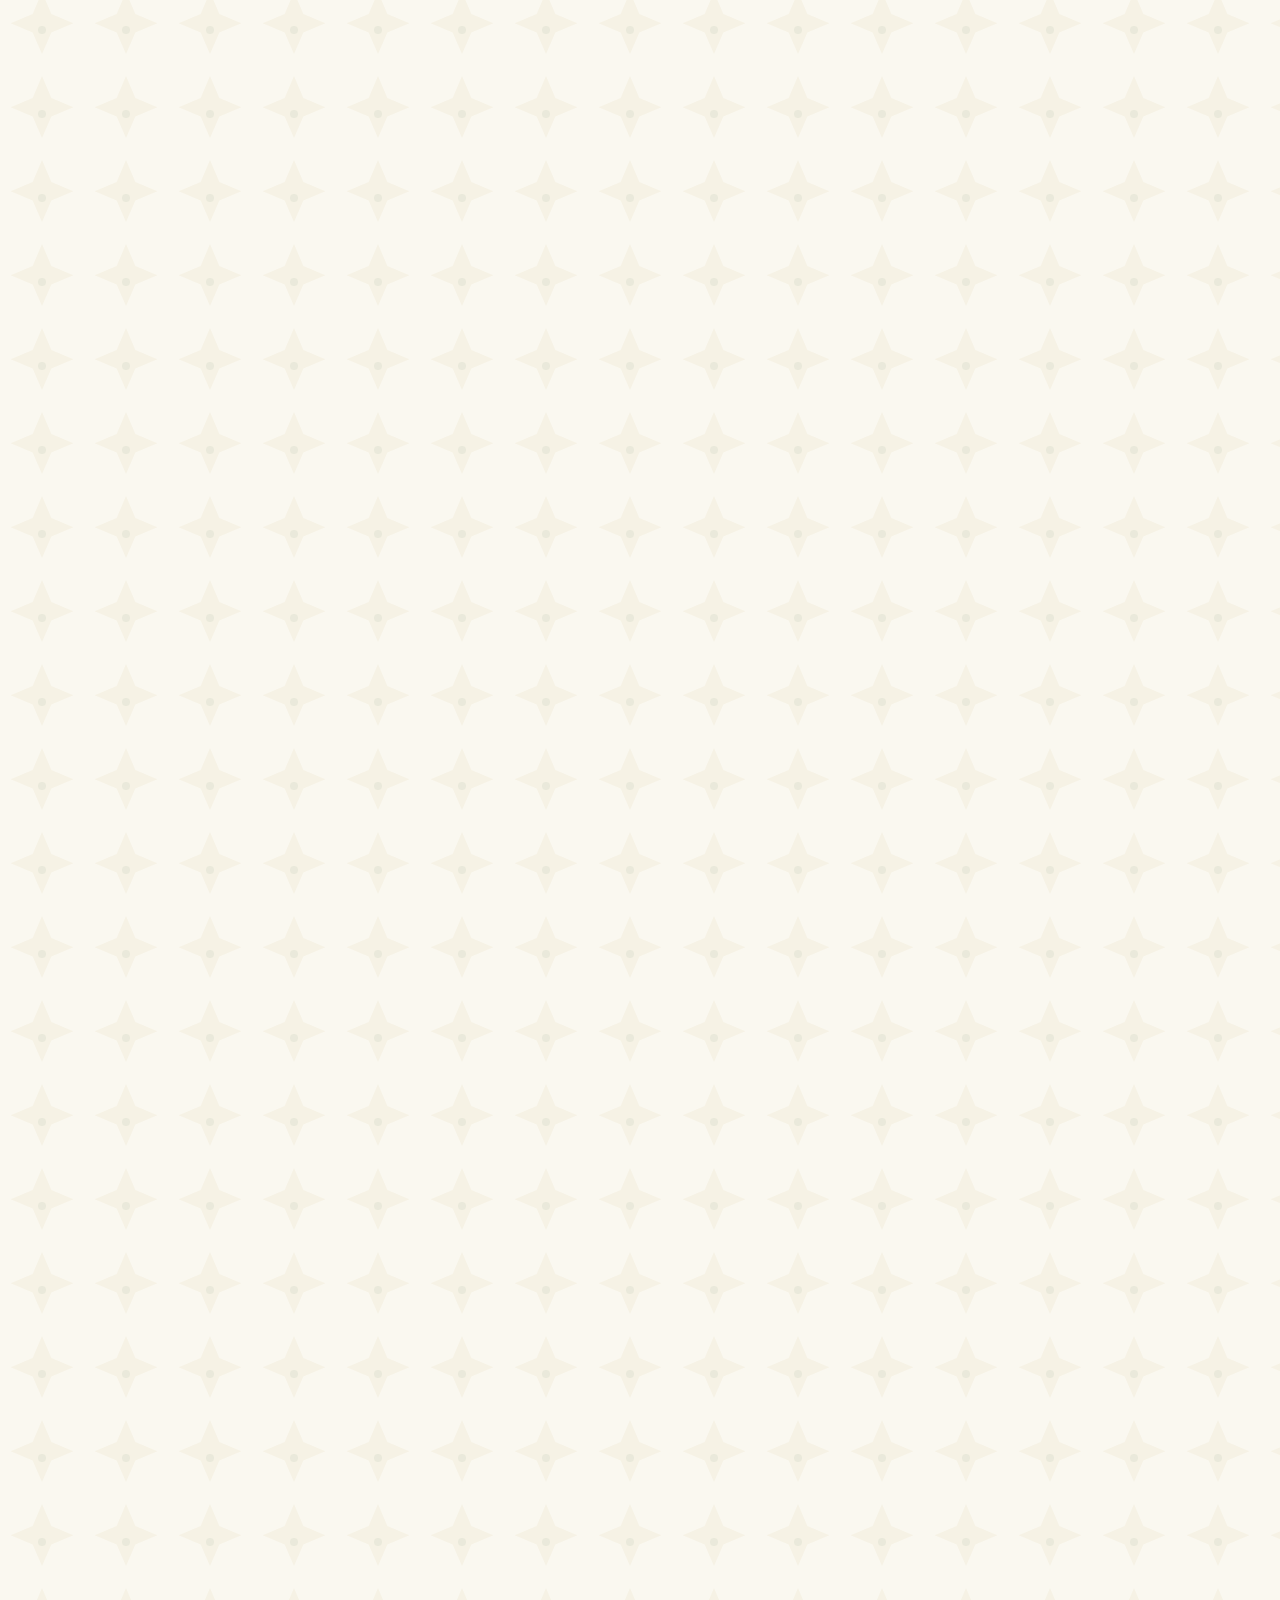
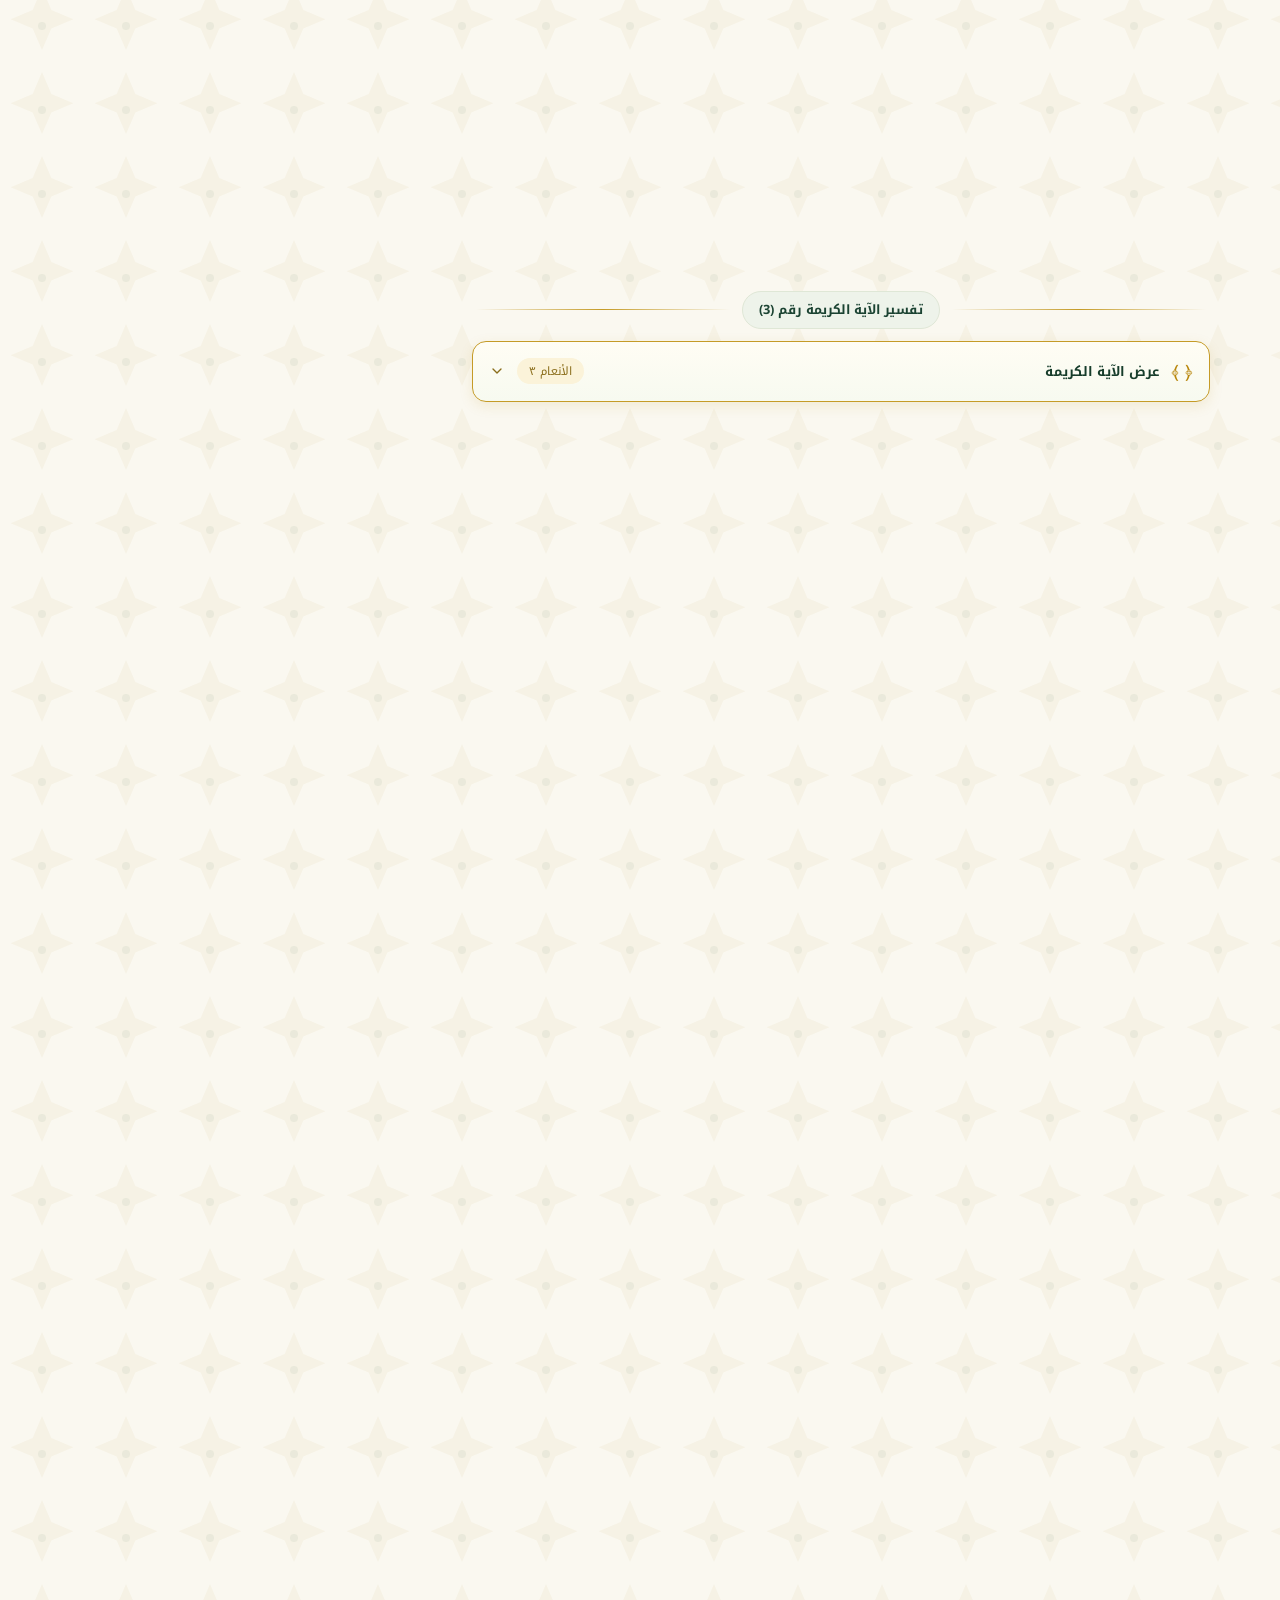
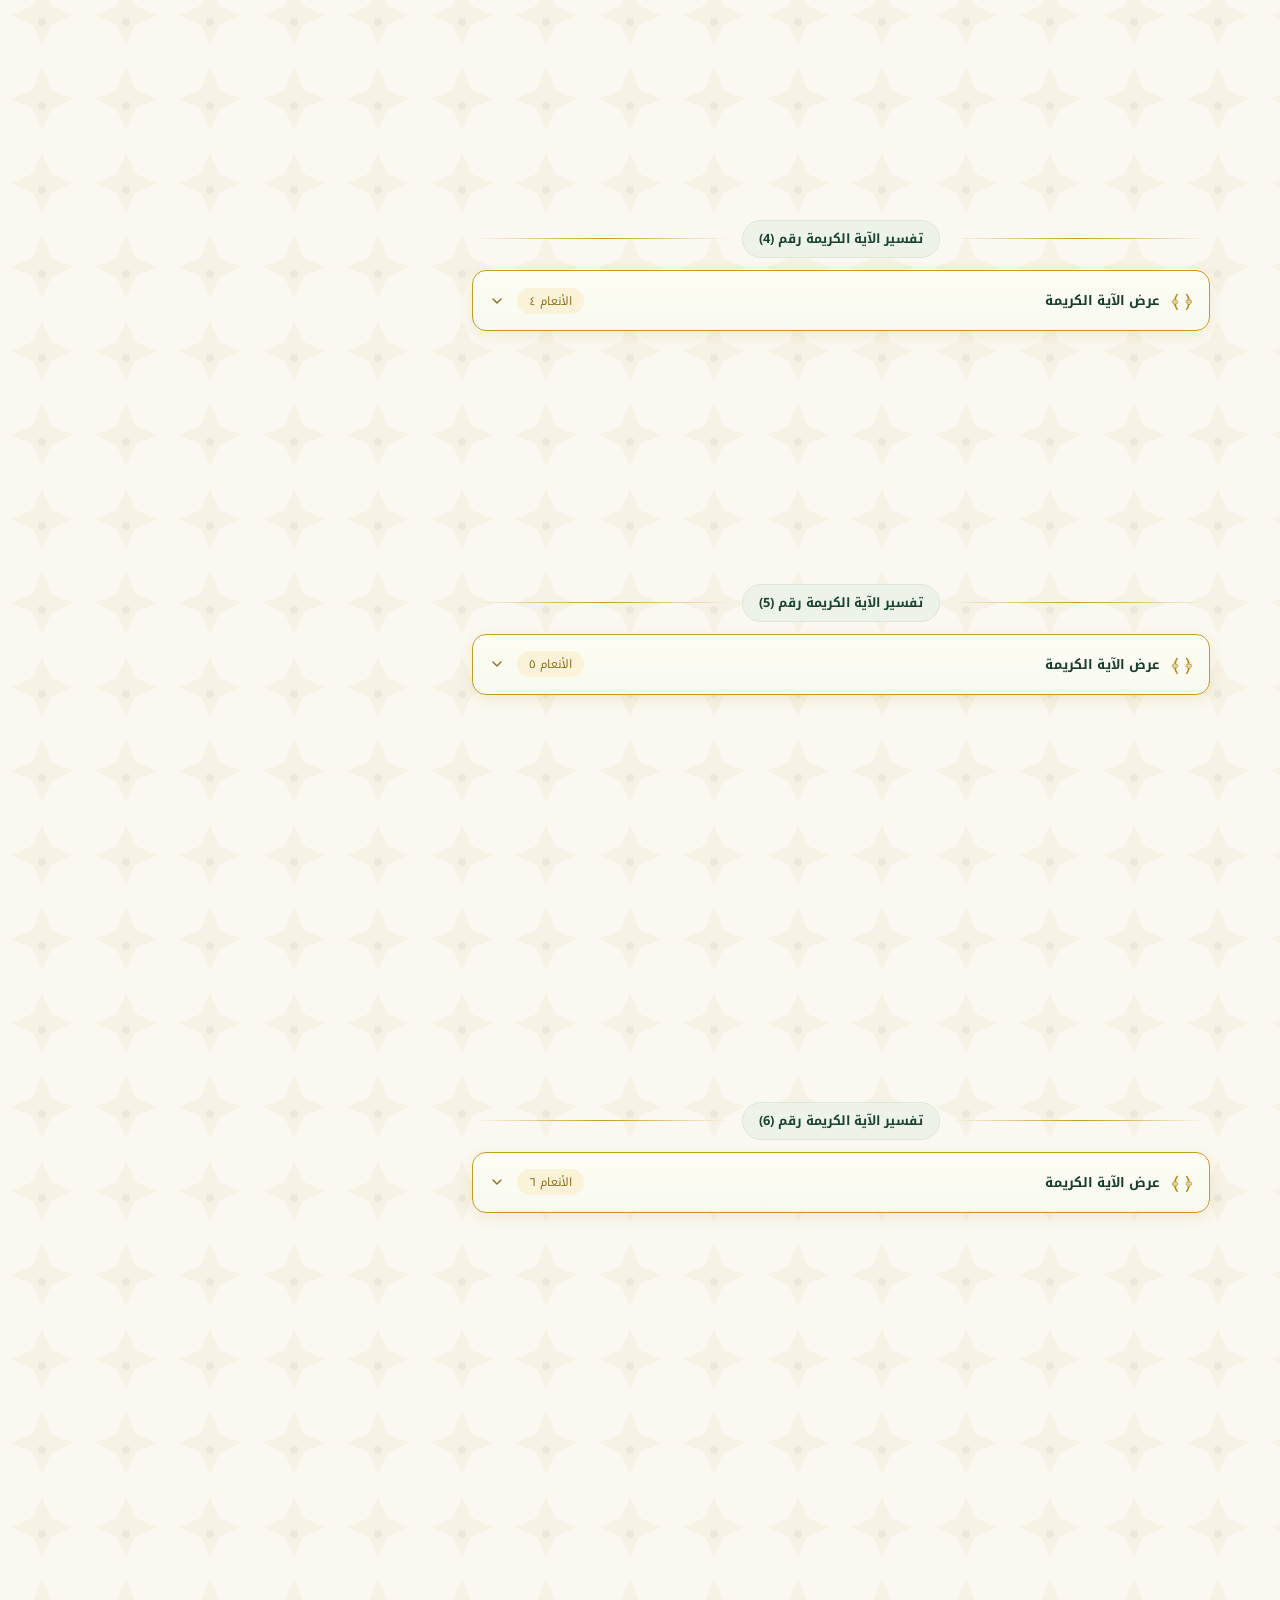
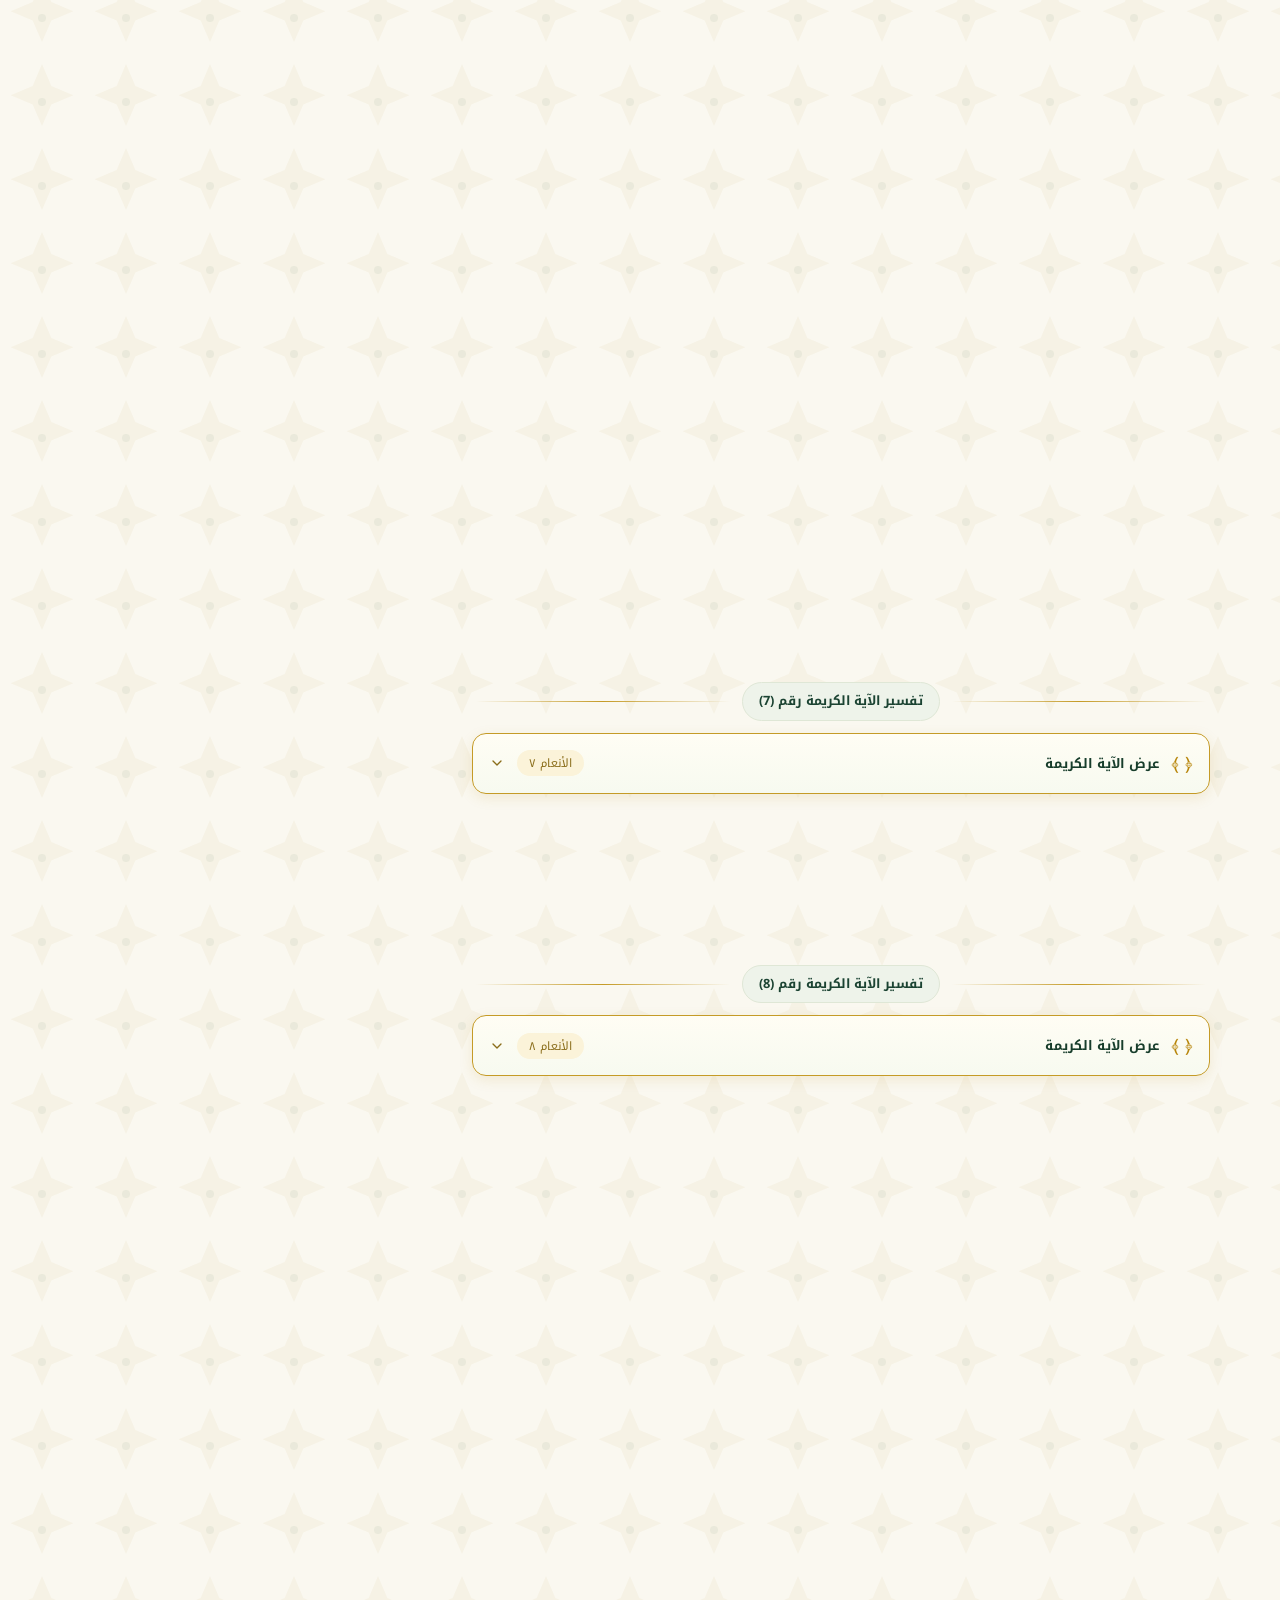
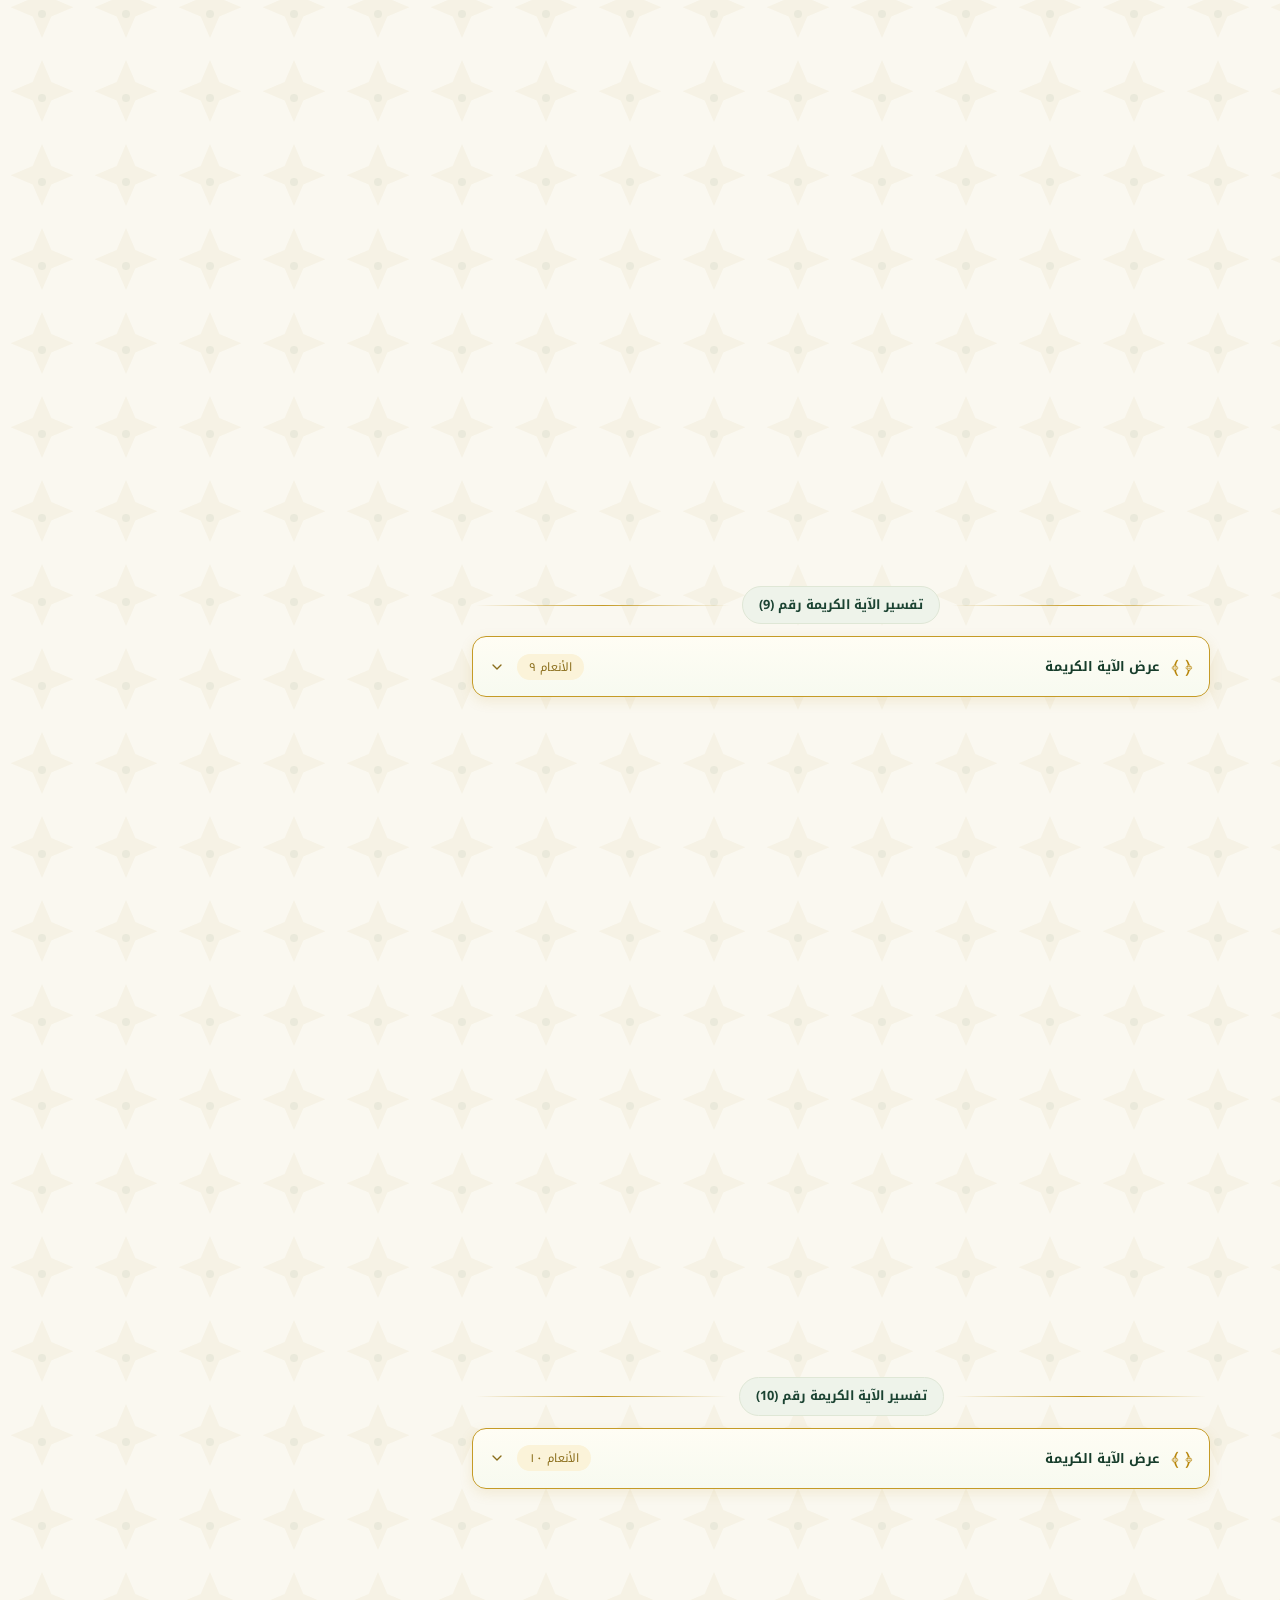
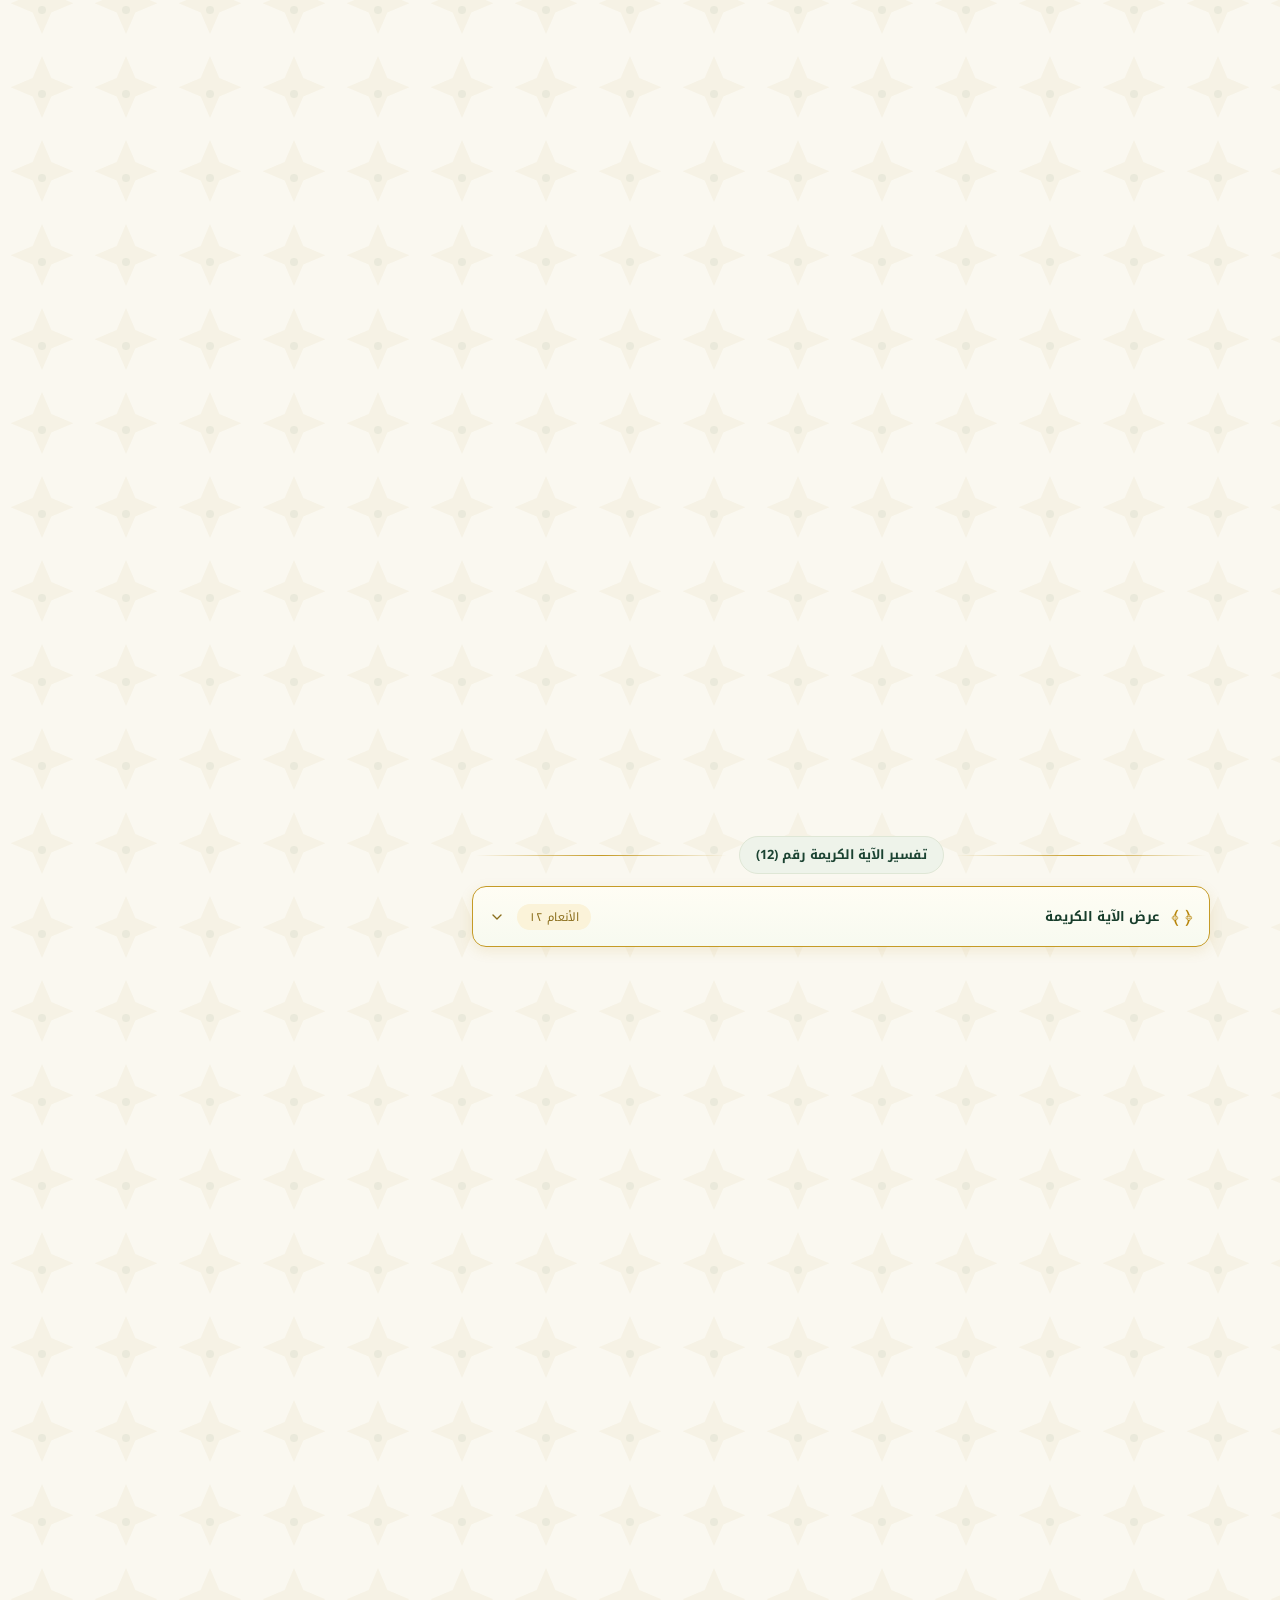
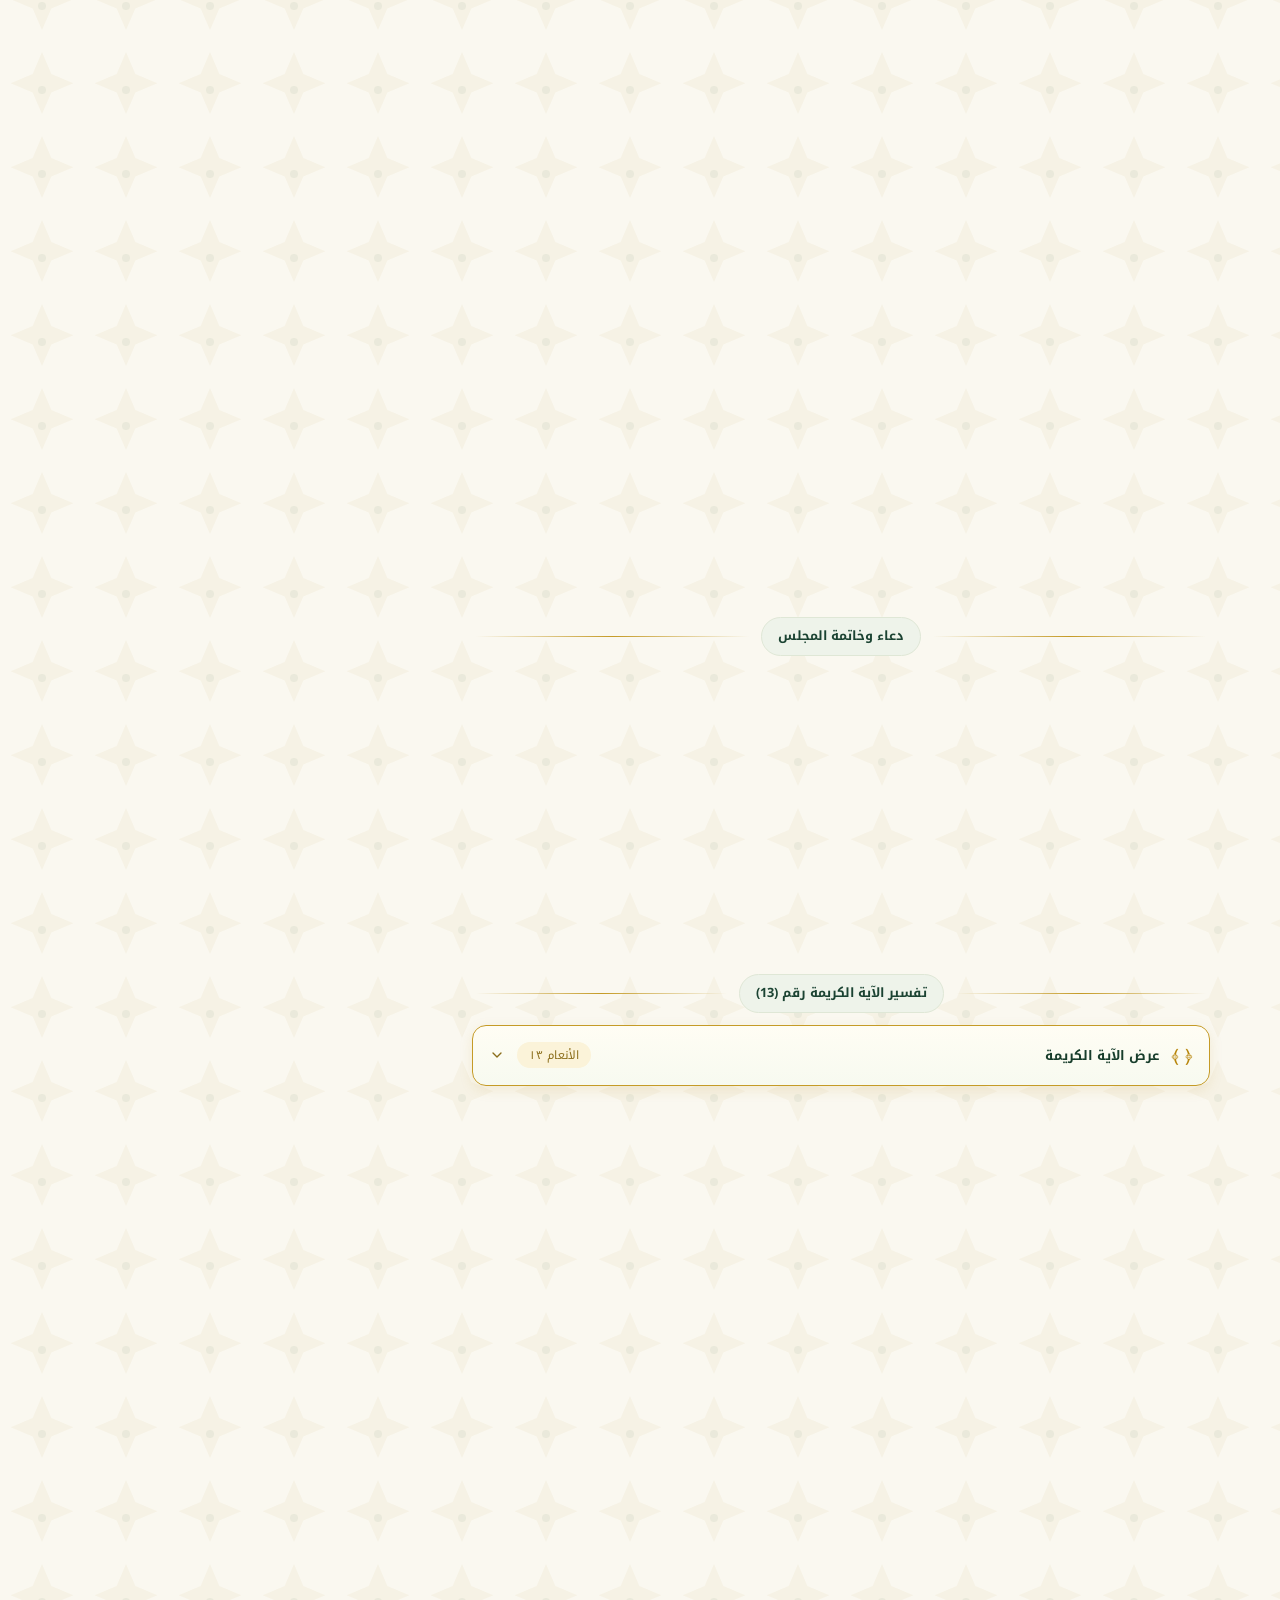
<file: watch.html>
<!DOCTYPE html>
<html lang="ar" dir="rtl">
<head>
<meta charset="UTF-8">
<meta name="viewport" content="width=device-width, initial-scale=1">
<title>المجلس | المجالس التفسيرية — دورة الأترجة القرآنية</title>
<meta name="description" content="استمع وشاهد مجلسًا تفسيريًا مع نص متزامن يُظلِّل الجملة الجارية كلمةً كلمة، وآيات قابلة للطي بالرسم العثماني.">
<link rel="icon" type="image/svg+xml" href="favicon.svg">
<link rel="preconnect" href="https://fonts.googleapis.com">
<link rel="preconnect" href="https://fonts.gstatic.com" crossorigin>
<link href="https://fonts.googleapis.com/css2?family=Amiri:wght@400;700&family=Noto+Kufi+Arabic:wght@400;500;600;700&family=Noto+Naskh+Arabic:wght@400;500;600;700&display=swap" rel="stylesheet">
<link rel="stylesheet" href="assets/css/style.css?v=10">
</head>
<body>

<header class="topbar">
  <div class="container">
    <a class="brand" href="index.html" aria-label="فهرس المجالس">
      <svg viewBox="0 0 64 64" role="img" aria-hidden="true"><circle cx="32" cy="32" r="30" fill="#173d2b"/><circle cx="32" cy="32" r="29" fill="none" stroke="#c59b27" stroke-width="2"/><g fill="none" stroke="#c59b27" stroke-width="2.4" stroke-linecap="round" stroke-linejoin="round"><path d="M14 22c6-2.6 12-2.6 18 0v22c-6-2.6-12-2.6-18 0z"/><path d="M50 22c-6-2.6-12-2.6-18 0v22c6-2.6 12-2.6 18 0z"/><path d="M32 22v22"/></g><path d="M32 8l1.9 3.9 4.3.6-3.1 3 .7 4.3-3.8-2-3.8 2 .7-4.3-3.1-3 4.3-.6z" fill="#c59b27"/></svg>
      <span>
        <span class="series" id="brandSeries">المجالس التفسيرية</span><br>
        <span class="channel">دورة الأترجة القرآنية</span>
      </span>
    </a>
    <nav aria-label="التنقل">
      <a class="toplink" id="backLink" href="index.html">← فهرس المجالس</a>
    </nav>
  </div>
</header>

<main class="container">
  <div class="watch-grid">

    <!-- عمود النص -->
    <section class="text-col" aria-label="نص المجلس">
      <div class="lecture-head">
        <div class="series-label">دورة الأترجة القرآنية · المجالس التفسيرية</div>
        <h1 id="lecTitle">…</h1>
        <div class="meta-chips" id="lecMeta"></div>
      </div>

      <div class="controls-bar" role="toolbar" aria-label="أدوات العرض" style="margin-bottom:12px">
        <label class="switch" title="يُمرِّر النص تلقائيًا مع الجملة الجارية — ويتوقف عند تدخّلك">
          <input type="checkbox" id="autoScroll" checked>
          تمرير تلقائي
        </label>
        <button class="small-btn" id="toggleVerses" aria-expanded="false">
          <svg width="14" height="14" viewBox="0 0 24 24" fill="none" stroke="currentColor" stroke-width="2" stroke-linecap="round"><path d="M6 9l6 6 6-6"/></svg>
          <span>توسيع كل الآيات</span>
        </button>
        <div class="lec-nav">
          <button class="small-btn" id="prevLec" title="المجلس السابق">← السابق</button>
          <button class="small-btn" id="nextLec" title="المجلس التالي">التالي →</button>
        </div>
      </div>

      <div class="jump-row" style="margin-bottom:14px">
        <label for="jumpSelect">انتقل إلى آية:</label>
        <select id="jumpSelect"><option value="">— اختر آية —</option></select>
      </div>

      <div class="transcript" id="transcript" aria-live="polite"><!-- تُبنى من data/NNN.json --></div>

      <div class="end-card" id="endCard" hidden>
        <h3>انتهى هذا المجلس</h3>
        <p>نفع الله بك، وتابع مع المجلس التالي أو عد إلى فهرس السورة.</p>
        <a class="btn btn-gold" id="endNextBtn" href="index.html">المجلس التالي ←</a>
      </div>
    </section>

    <!-- عمود المشغل -->
    <aside class="player-col" aria-label="المشغل">
      <div class="player-card">
        <div class="mode-tabs" role="tablist" aria-label="وضع العرض">
          <button class="mode-tab" id="tabVideo" role="tab" aria-selected="true" aria-controls="videoPane">
            <svg width="15" height="15" viewBox="0 0 24 24" fill="currentColor" aria-hidden="true"><path d="M8 5v14l11-7z"/></svg>
            فيديو
          </button>
          <button class="mode-tab" id="tabAudio" role="tab" aria-selected="false" aria-controls="audioPane">
            <svg width="15" height="15" viewBox="0 0 24 24" fill="currentColor" aria-hidden="true"><path d="M3 9v6h4l5 5V4L7 9H3z"/><path d="M16 8a5 5 0 0 1 0 8" fill="none" stroke="currentColor" stroke-width="1.8" stroke-linecap="round"/></svg>
            صوت فقط
          </button>
        </div>

        <div id="videoPane" role="tabpanel" aria-labelledby="tabVideo">
          <div class="video-frame"><div id="ytplayer"></div></div>
        </div>

        <div id="audioPane" role="tabpanel" aria-labelledby="tabAudio" hidden>
          <div class="audio-art">
            <svg class="emblem" viewBox="0 0 64 64" aria-hidden="true"><circle cx="32" cy="32" r="30" fill="#1b4332"/><circle cx="32" cy="32" r="29" fill="none" stroke="#c59b27" stroke-width="2"/><g fill="none" stroke="#c59b27" stroke-width="2.4" stroke-linecap="round" stroke-linejoin="round"><path d="M14 22c6-2.6 12-2.6 18 0v22c-6-2.6-12-2.6-18 0z"/><path d="M50 22c-6-2.6-12-2.6-18 0v22c6-2.6 12-2.6 18 0z"/><path d="M32 22v22"/></g></svg>
            <div class="lec-num" id="audioLecNum">المجلس ٠٧١</div>
            <h2 id="audioTitle">…</h2>
            <div class="speaker" id="audioSpeaker">…</div>
            <audio id="audioEl" preload="metadata" controls></audio>
          </div>
        </div>

        <div class="progress-wrap" aria-hidden="false">
          <span class="time-label" id="timeCur">٠:٠٠</span>
          <div class="progress" id="progressBar" role="slider" tabindex="0" aria-label="موضع التشغيل" aria-valuemin="0" aria-valuemax="100" aria-valuenow="0">
            <div class="progress-fill" id="progressFill"></div>
          </div>
          <span class="time-label" id="timeDur">٠:٠٠</span>
        </div>
        <div class="player-meta">
          <span id="metaDuration">المدة: —</span>
          <span id="metaAyahs">الآيات: —</span>
          <button class="small-btn" id="introReplay" title="العودة إلى بداية التسجيل — المقدمة">↺ المقدمة</button>
          <a id="pdfLink" href="#" download hidden title="نسخة أكاديمية منقّحة بصيغة PDF">📄 تحميل PDF</a>
          <a id="ytLink" href="#" target="_blank" rel="noopener">فتح على يوتيوب ↗</a>
        </div>
      </div>

      <p class="hint" style="font-family:var(--font-ui);font-size:.72rem;color:var(--muted);margin:0;padding:0 4px">💡 انقر أي جملة أو كلمة لتنتقل إليها ويُكمل التشغيل تلقائيًا · مسافة = تشغيل/إيقاف · ← → = ±٥ ثوانٍ</p>
    </aside>
  </div>
</main>

<button class="follow-fab" id="followFab" aria-label="العودة إلى الجملة الجارية">
  <svg width="16" height="16" viewBox="0 0 24 24" fill="currentColor" aria-hidden="true"><path d="M12 4v16m0 0l-6-6m6 6l6-6" stroke="currentColor" stroke-width="2" fill="none" stroke-linecap="round" stroke-linejoin="round"/></svg>
  متابعة الاستماع
</button>

<div class="resume-toast" id="resumeToast" hidden role="status"></div>

<script src="assets/js/common.js?v=10"></script>
<script src="https://www.youtube.com/iframe_api" async></script>
<script src="assets/js/watch.js?v=10"></script>
</body>
</html>
</file>
<file: assets/css/style.css>
/* ====== تفسير سورة الأنعام — نظام الألوان والطباعة ====== */
:root {
  --green-900: #123324;
  --green-800: #173d2b;
  --green-700: #1b4332;
  --green-600: #2d5a3d;
  --green-100: #eef3ea;
  --green-50:  #f4f8f1;
  --gold:      #b8860b;
  --gold-2:    #c59b27;
  --gold-soft: #fbf3d9;
  --gold-ink:  #8a6d1a;
  --cream:     #faf8f0;
  --card:      #fffdf6;
  --ink:       #22332a;
  --muted:     #6b7680;
  --line:      #e3e0d2;
  --shadow:    0 10px 30px rgba(18, 51, 36, .10);
  --radius:    14px;
  --font-quran: "Amiri", "Noto Naskh Arabic", serif;
  --font-body:  "Noto Naskh Arabic", "Amiri", serif;
  --font-ui:    "Noto Kufi Arabic", "Noto Naskh Arabic", sans-serif;
}

* { box-sizing: border-box; }
[hidden] { display: none !important; }
html { scroll-behavior: smooth; }
@media (prefers-reduced-motion: reduce) { html { scroll-behavior: auto; } }

body {
  margin: 0;
  font-family: var(--font-body);
  font-size: 1.08rem;
  line-height: 2.05;
  color: var(--ink);
  background: var(--cream);
  background-image:
    radial-gradient(circle at 12% 18%, rgba(184,134,11,.055) 0 90px, transparent 91px),
    radial-gradient(circle at 88% 12%, rgba(27,67,50,.05) 0 120px, transparent 121px),
    url("data:image/svg+xml,%3Csvg xmlns='http://www.w3.org/2000/svg' width='84' height='84'%3E%3Cpath fill='%23b8860b' fill-opacity='0.05' d='M42 4l9.3 22 22 9.3-22 9.3L42 66l-9.3-21.4-22-9.3 22-9.3z'/%3E%3Ccircle cx='42' cy='42' r='4' fill='%231b4332' fill-opacity='0.06'/%3E%3C/svg%3E");
}

::selection { background: rgba(197,155,39,.35); }
:focus-visible { outline: 3px solid var(--gold-2); outline-offset: 2px; border-radius: 4px; }

.container { max-width: 1180px; margin-inline: auto; padding-inline: 20px; }
.container-narrow { max-width: 900px; margin-inline: auto; padding-inline: 20px; }

/* ====== الشريط العلوي ====== */
.topbar {
  position: fixed; top: 0; left: 0; right: 0; z-index: 50;
  background: rgba(18,51,36,.94); backdrop-filter: blur(8px);
  color: #f5f3e7;
  border-bottom: 2px solid var(--gold-2);
}
body { padding-top: 66px; }
.topbar .container { display: flex; align-items: center; gap: 14px; padding-block: 10px; }
.brand { display: flex; align-items: center; gap: 12px; text-decoration: none; color: inherit; min-width: 0; }
.brand svg { width: 44px; height: 44px; flex: 0 0 auto; }
.brand .series { font-family: var(--font-ui); font-weight: 700; font-size: 1.05rem; color: #fff; line-height: 1.4; white-space: nowrap; overflow: hidden; text-overflow: ellipsis; }
.brand .channel { font-family: var(--font-ui); font-size: .72rem; color: var(--gold-2); letter-spacing: .4px; }
.topbar nav { margin-inline-start: auto; display: flex; gap: 6px; align-items: center; }
.toplink { color: #dce8dc; text-decoration: none; font-family: var(--font-ui); font-size: .82rem; padding: 8px 14px; border-radius: 999px; border: 1px solid transparent; transition: .2s; }
.toplink:hover { color: #fff; border-color: rgba(255,255,255,.35); background: rgba(255,255,255,.08); }

/* ====== الصفحة الرئيسية ====== */
.hero {
  background: linear-gradient(160deg, var(--green-900) 0%, var(--green-800) 55%, #1f4a33 100%);
  color: #f3efe0;
  border-bottom: 3px solid var(--gold-2);
  overflow: hidden;
}
.hero .container { padding-block: 64px 58px; position: relative; }
.kicker { font-family: var(--font-ui); color: var(--gold-2); font-size: .8rem; letter-spacing: 2.5px; margin-bottom: 14px; display: flex; align-items: center; gap: 12px; }
.kicker::before, .kicker::after { content: ""; height: 1px; background: linear-gradient(90deg, transparent, var(--gold-2)); flex: 1; max-width: 90px; }
.kicker::after { background: linear-gradient(270deg, transparent, var(--gold-2)); }
h1.hero-title { font-family: var(--font-ui); font-weight: 800; font-size: clamp(2rem, 5vw, 3.2rem); line-height: 1.5; margin: 0 0 14px; color: #fffef5; text-wrap: balance; }
.hero-sub { font-size: 1.12rem; color: #cfe0cf; max-width: 60ch; margin: 0 0 26px; line-height: 2.1; }
.hero-cta { display: flex; gap: 12px; flex-wrap: wrap; margin-bottom: 30px; }
.btn { font-family: var(--font-ui); cursor: pointer; border: none; border-radius: 999px; padding: 13px 26px; font-size: .95rem; font-weight: 700; text-decoration: none; display: inline-flex; align-items: center; gap: 10px; transition: transform .15s, box-shadow .15s, background .15s; }
.btn:active { transform: scale(.97); }
.btn-gold { background: linear-gradient(180deg, #d8b64a, var(--gold-2)); color: #3a2c05; box-shadow: 0 6px 18px rgba(197,155,39,.4); }
.btn-gold:hover { background: linear-gradient(180deg, #e5c968, #d4ab35); }
.btn-ghost { background: transparent; color: #e8e4cd; border: 1px solid rgba(255,255,255,.4); }
.btn-ghost:hover { background: rgba(255,255,255,.1); }
.stats { display: flex; gap: 34px; flex-wrap: wrap; }
.stat { border-inline-start: 2px solid rgba(197,155,39,.5); padding-inline-start: 14px; }
.stat b { display: block; font-family: var(--font-ui); font-size: 1.5rem; color: #ffd75e; }
.stat span { font-size: .82rem; color: #b9cdb9; font-family: var(--font-ui); }

.section-title { display: flex; align-items: center; gap: 14px; margin: 44px 0 18px; }
.section-title h2 { font-family: var(--font-ui); font-size: 1.45rem; color: var(--green-800); margin: 0; white-space: nowrap; }
.section-title .rule { flex: 1; height: 2px; background: linear-gradient(90deg, var(--gold-2), transparent); border-radius: 2px; }

.cards { display: grid; grid-template-columns: repeat(auto-fill, minmax(272px, 1fr)); gap: 16px; padding-bottom: 20px; }
.card { background: var(--card); border: 1px solid var(--line); border-radius: var(--radius); padding: 16px 18px 14px; box-shadow: var(--shadow); display: flex; flex-direction: column; gap: 8px; text-decoration: none; color: inherit; transition: transform .18s, box-shadow .18s, border-color .18s; position: relative; overflow: hidden; }
.card::after { content: ""; position: absolute; inset-inline-start: 0; top: 0; bottom: 0; width: 5px; background: linear-gradient(180deg, var(--green-700), var(--gold-2)); opacity: 0; transition: .18s; }
.card:hover { transform: translateY(-4px); border-color: var(--gold-2); box-shadow: 0 18px 40px rgba(18,51,36,.18); }
.card:hover::after { opacity: 1; }
.card .num { font-family: var(--font-ui); font-size: .75rem; color: var(--gold-ink); letter-spacing: 2px; }
.card h3 { font-family: var(--font-ui); font-size: 1.02rem; line-height: 1.8; margin: 0; color: var(--green-800); font-weight: 700; }
.card .speaker { font-size: .8rem; color: var(--muted); }
.card .meta { display: flex; gap: 8px; align-items: center; flex-wrap: wrap; margin-top: auto; padding-top: 10px; border-top: 1px dashed var(--line); }
.chip { font-family: var(--font-ui); font-size: .68rem; color: var(--green-700); background: var(--green-100); border-radius: 999px; padding: 3px 10px; }
.chip.gold { color: var(--gold-ink); background: var(--gold-soft); }
.play-hint { font-family: var(--font-ui); font-size: .78rem; color: var(--green-700); font-weight: 700; display: flex; align-items: center; gap: 6px; }
.card:hover .play-hint { color: var(--gold-ink); }

.about { background: var(--green-50); border: 1px solid #dde6d5; border-radius: var(--radius); padding: 22px 26px; margin-bottom: 40px; }
.about h3 { font-family: var(--font-ui); color: var(--green-800); margin-top: 0; font-size: 1.1rem; }
.about p, .about li { font-size: .95rem; }
.about a { color: var(--green-700); font-weight: 700; }

/* ====== صفحة المشاهدة ====== */
.watch-grid { display: grid; grid-template-columns: minmax(0, 1fr) 380px; gap: 22px; padding-block: 22px 60px; align-items: start; }
@media (max-width: 1080px) { .watch-grid { grid-template-columns: 1fr; } }

.player-col { position: sticky; top: 74px; display: flex; flex-direction: column; gap: 14px; }
@media (max-width: 1080px) { .player-col { position: static; order: -1; } }

.player-card { background: var(--green-900); border-radius: var(--radius); overflow: hidden; box-shadow: var(--shadow); border: 1px solid rgba(197,155,39,.4); }
.video-frame { position: relative; aspect-ratio: 16 / 9; background: #000; }
.video-frame iframe, .video-frame > div { position: absolute; inset: 0; width: 100%; height: 100%; border: 0; }

.mode-tabs { display: flex; gap: 6px; padding: 10px 12px; background: rgba(0,0,0,.25); border-bottom: 1px solid rgba(197,155,39,.35); }
.mode-tab { font-family: var(--font-ui); cursor: pointer; font-size: .8rem; border: none; border-radius: 8px; padding: 7px 16px; background: transparent; color: #b9cdb9; transition: .15s; display: inline-flex; align-items: center; gap: 8px; }
.mode-tab[aria-selected="true"] { background: var(--gold-2); color: #241a04; font-weight: 700; }

.audio-art { padding: 26px 22px 18px; text-align: center; color: #f3efe0; }
.audio-art .emblem { width: 92px; height: 92px; margin: 0 auto 12px; }
.audio-art .lec-num { font-family: var(--font-ui); color: var(--gold-2); letter-spacing: 3px; font-size: .75rem; }
.audio-art h2 { font-family: var(--font-ui); font-size: 1.05rem; line-height: 1.9; margin: 6px 0 14px; color: #fffef0; font-weight: 700; }
.audio-art .speaker { color: #b9cdb9; font-size: .85rem; margin-bottom: 14px; }
audio { width: 100%; accent-color: var(--gold-2); }
.player-meta { display: flex; justify-content: space-between; gap: 10px; padding: 12px 16px; color: #cfe0cf; font-family: var(--font-ui); font-size: .75rem; border-top: 1px solid rgba(255,255,255,.08); flex-wrap: wrap; }
.player-meta a { color: var(--gold-2); text-decoration: none; }
.player-meta a:hover { text-decoration: underline; }
.player-meta a[download] { opacity: .85; }

.progress-wrap { display: flex; align-items: center; gap: 10px; padding: 10px 16px 14px; background: rgba(0,0,0,.25); }
.time-label { font-family: var(--font-ui); font-size: .72rem; color: #ffd75e; min-width: 46px; text-align: center; font-variant-numeric: tabular-nums; }
.progress { position: relative; flex: 1; height: 6px; background: rgba(255,255,255,.18); border-radius: 999px; cursor: pointer; overflow: hidden; }
.progress-fill { position: absolute; inset-inline-start: 0; top: 0; bottom: 0; width: 0%; background: linear-gradient(90deg, var(--gold-2), #ffd75e); border-radius: 999px; transition: width .25s linear; }

.controls-bar { display: flex; align-items: center; gap: 10px; flex-wrap: wrap; }
.switch { display: inline-flex; align-items: center; gap: 10px; font-family: var(--font-ui); font-size: .78rem; color: var(--green-800); background: var(--card); border: 1px solid var(--line); padding: 8px 14px; border-radius: 999px; cursor: pointer; user-select: none; }
.switch input { accent-color: var(--green-700); width: 16px; height: 16px; cursor: pointer; }
.small-btn { font-family: var(--font-ui); font-size: .75rem; border: 1px solid var(--line); background: var(--card); color: var(--green-800); border-radius: 8px; padding: 8px 12px; cursor: pointer; transition: .15s; display: inline-flex; align-items: center; gap: 6px; }
.small-btn:hover { border-color: var(--green-700); color: var(--green-700); }
.lec-nav { display: flex; gap: 8px; margin-inline-start: auto; }
.lec-nav .small-btn:disabled { opacity: .4; cursor: default; }

.jump-row { display: flex; align-items: center; gap: 10px; }
.jump-row label { font-family: var(--font-ui); font-size: .75rem; color: var(--muted); white-space: nowrap; }
.jump-row select { flex: 1; font-family: var(--font-ui); padding: 9px 10px; border-radius: 8px; border: 1px solid var(--line); background: var(--card); color: var(--green-800); font-size: .8rem; }

/* ====== منطقة النص ====== */
.lecture-head { border-bottom: 2px solid var(--gold-2); padding-bottom: 14px; margin-bottom: 18px; }
.lecture-head .series-label { font-family: var(--font-ui); font-size: .72rem; color: var(--gold-ink); letter-spacing: 2px; }
.lecture-head h1 { font-family: var(--font-ui); font-size: 1.45rem; color: var(--green-800); margin: 6px 0 10px; line-height: 1.8; text-wrap: balance; }
.meta-chips { display: flex; gap: 8px; flex-wrap: wrap; }

.transcript { display: flex; flex-direction: column; gap: 10px; }

.seg {
  position: relative;
  margin: 0;
  padding: 10px 16px;
  border-radius: 12px;
  border: 1px solid transparent;
  font-size: 1.13rem;
  line-height: 2.25;
  cursor: pointer;
  transition: background .35s, border-color .35s, box-shadow .35s;
  /* تأجيل عرض المقاطع خارج الشاشة — النص طويل (مئات المقاطع) والعرض يتركز
     على ما يقترب من منفذ العرض؛ التقدير التقريبي للارتفاع يمنع قفز التمرير */
  content-visibility: auto;
  contain-intrinsic-size: auto none auto 84px;
  font-size-adjust: from-font;
}
.seg:hover { background: rgba(197,155,39,.07); }
.seg.active { background: linear-gradient(180deg, #fffdf0, var(--gold-soft)); border-color: rgba(197,155,39,.55); box-shadow: 0 4px 18px rgba(184,134,11,.18); }
.seg.active::before { content: ""; position: absolute; top: 12px; bottom: 12px; inset-inline-start: 6px; width: 4px; border-radius: 4px; background: var(--gold-2); }

.w { border-radius: 4px; transition: color .25s, background .25s; padding: 0 1px; }
.w.spoken { color: var(--gold-ink); }
.w.current { background: rgba(197,155,39,.35); color: #3a2c05; }
.seg.active .w { color: var(--green-800); }
.seg.active .w.spoken { color: var(--gold-ink); }

/* ====== آية قرآنية قابلة للطي ====== */
.verse { border: 1px solid var(--gold-2); background: linear-gradient(180deg, #fffdf4, #f7faf0); border-radius: var(--radius); overflow: hidden; box-shadow: 0 4px 14px rgba(184,134,11,.12); }
/* ثبات الخط الاحتياطي أثناء التحميل (منع قفزة التخطيط بين العثماني والاحتياطي) */
.verse-text { font-size-adjust: from-font; }
.verse.flash { box-shadow: 0 0 0 3px var(--gold-2), 0 6px 18px rgba(184,134,11,.35); }
.verse-toggle { width: 100%; display: flex; align-items: center; gap: 12px; background: transparent; border: none; cursor: pointer; padding: 12px 16px; text-align: start; font-family: var(--font-ui); color: var(--green-800); }
.verse-toggle .ornament { color: var(--gold); font-size: 1.15rem; }
.verse-toggle .vt-title { font-size: .82rem; font-weight: 700; }
.verse-toggle .vt-ref { margin-inline-start: auto; font-size: .72rem; color: var(--gold-ink); background: var(--gold-soft); border-radius: 999px; padding: 2px 12px; }
.verse-toggle .chevron { transition: transform .3s; color: var(--gold-ink); }
.verse.open .verse-toggle .chevron { transform: rotate(180deg); }
.verse-body { display: grid; grid-template-rows: 0fr; transition: grid-template-rows .35s ease; }
.verse.open .verse-body { grid-template-rows: 1fr; }
.verse-body-inner { overflow: hidden; }
.verse-text { font-family: var(--font-quran); font-size: 1.32rem; line-height: 2.6; text-align: center; color: var(--green-800); padding: 6px 22px 4px; margin: 0; }
.verse-ref { text-align: center; font-family: var(--font-ui); font-size: .72rem; color: var(--gold-ink); padding: 0 0 14px; }

/* ====== عناوين الأقسام ====== */
.h-divider { display: flex; align-items: center; gap: 12px; margin: 16px 4px 2px; }
.h-divider::before, .h-divider::after { content: ""; flex: 1; height: 1px; background: linear-gradient(90deg, transparent, var(--gold-2), transparent); }
.h-divider span { font-family: var(--font-ui); font-size: .8rem; font-weight: 700; color: var(--green-700); background: var(--green-100); border: 1px solid #dfe7d6; padding: 5px 16px; border-radius: 999px; white-space: nowrap; }

/* ====== الزر العائم للمتابعة ====== */
.follow-fab { position: fixed; bottom: 26px; left: 50%; transform: translate(-50%, 12px); z-index: 60; opacity: 0; pointer-events: none; transition: .25s; font-family: var(--font-ui); border: none; cursor: pointer; background: var(--green-800); color: #ffe9a8; padding: 12px 22px; border-radius: 999px; font-size: .85rem; box-shadow: 0 10px 30px rgba(0,0,0,.35); display: flex; align-items: center; gap: 10px; }
.follow-fab.show { opacity: 1; pointer-events: auto; transform: translate(-50%, 0); }

/* ====== شريط المتابعة من موضع سابق ====== */
.resume-toast { position: fixed; bottom: 26px; inset-inline-end: 22px; z-index: 60; background: var(--green-900); color: #f3efe0; border-radius: 12px; padding: 12px 16px; display: flex; gap: 12px; align-items: center; flex-wrap: wrap; box-shadow: var(--shadow); font-family: var(--font-ui); font-size: .8rem; border: 1px solid rgba(197,155,39,.5); min-width: 260px; max-width: min(92vw, 360px); }
@media (max-width: 640px) { .resume-toast { inset-inline-end: 10px; inset-inline-start: 10px; min-width: 0; max-width: none; } }
.resume-toast button { border: none; border-radius: 8px; padding: 7px 12px; cursor: pointer; font-family: var(--font-ui); font-size: .75rem; font-weight: 700; }
.resume-toast .primary { background: var(--gold-2); color: #241a04; }
.resume-toast .ghost { background: transparent; color: #cfe0cf; border: 1px solid rgba(255,255,255,.3); }

/* ====== بطاقة نهاية المحاضرة ====== */
.end-card { text-align: center; border: 1px dashed var(--gold-2); border-radius: var(--radius); padding: 26px 18px; background: #fffdf4; margin-top: 8px; }
.end-card h3 { font-family: var(--font-ui); color: var(--green-800); margin: 0 0 6px; }
.end-card p { color: var(--muted); font-size: .9rem; margin-top: 0; }

/* ====== التذييل ====== */
footer { background: var(--green-900); color: #b9cdb9; font-size: .82rem; padding: 26px 0 30px; border-top: 3px solid var(--gold-2); }
footer .container { display: flex; justify-content: space-between; gap: 20px; flex-wrap: wrap; }
footer a { color: var(--gold-2); text-decoration: none; }
footer a:hover { text-decoration: underline; }
footer .f-title { font-family: var(--font-ui); color: #fffef0; font-weight: 700; }

/* ====== الطباعة ====== */
@media print {
  body { background: #fff; font-size: 12pt; }
  .topbar, .player-col, .controls-bar, .jump-row, .follow-fab, .resume-toast, footer, .verse-toggle .chevron { display: none !important; }
  .watch-grid { display: block; padding: 0; }
  .seg { break-inside: avoid; border: none; box-shadow: none; }
  .verse { break-inside: avoid; border: 1px solid #999; }
  .verse-body { grid-template-rows: 1fr !important; }
  .verse-body-inner { overflow: visible; }
}

@media (max-width: 640px) {
  body { font-size: 1rem; }
  .seg { padding: 8px 10px; font-size: 1.02rem; }
  .topbar .toplink.hide-sm { display: none; }
  .brand .series { font-size: .85rem; }
  .lecture-head h1 { font-size: 1.12rem; }
  .verse-text { font-size: 1.08rem; }
}
</file>
